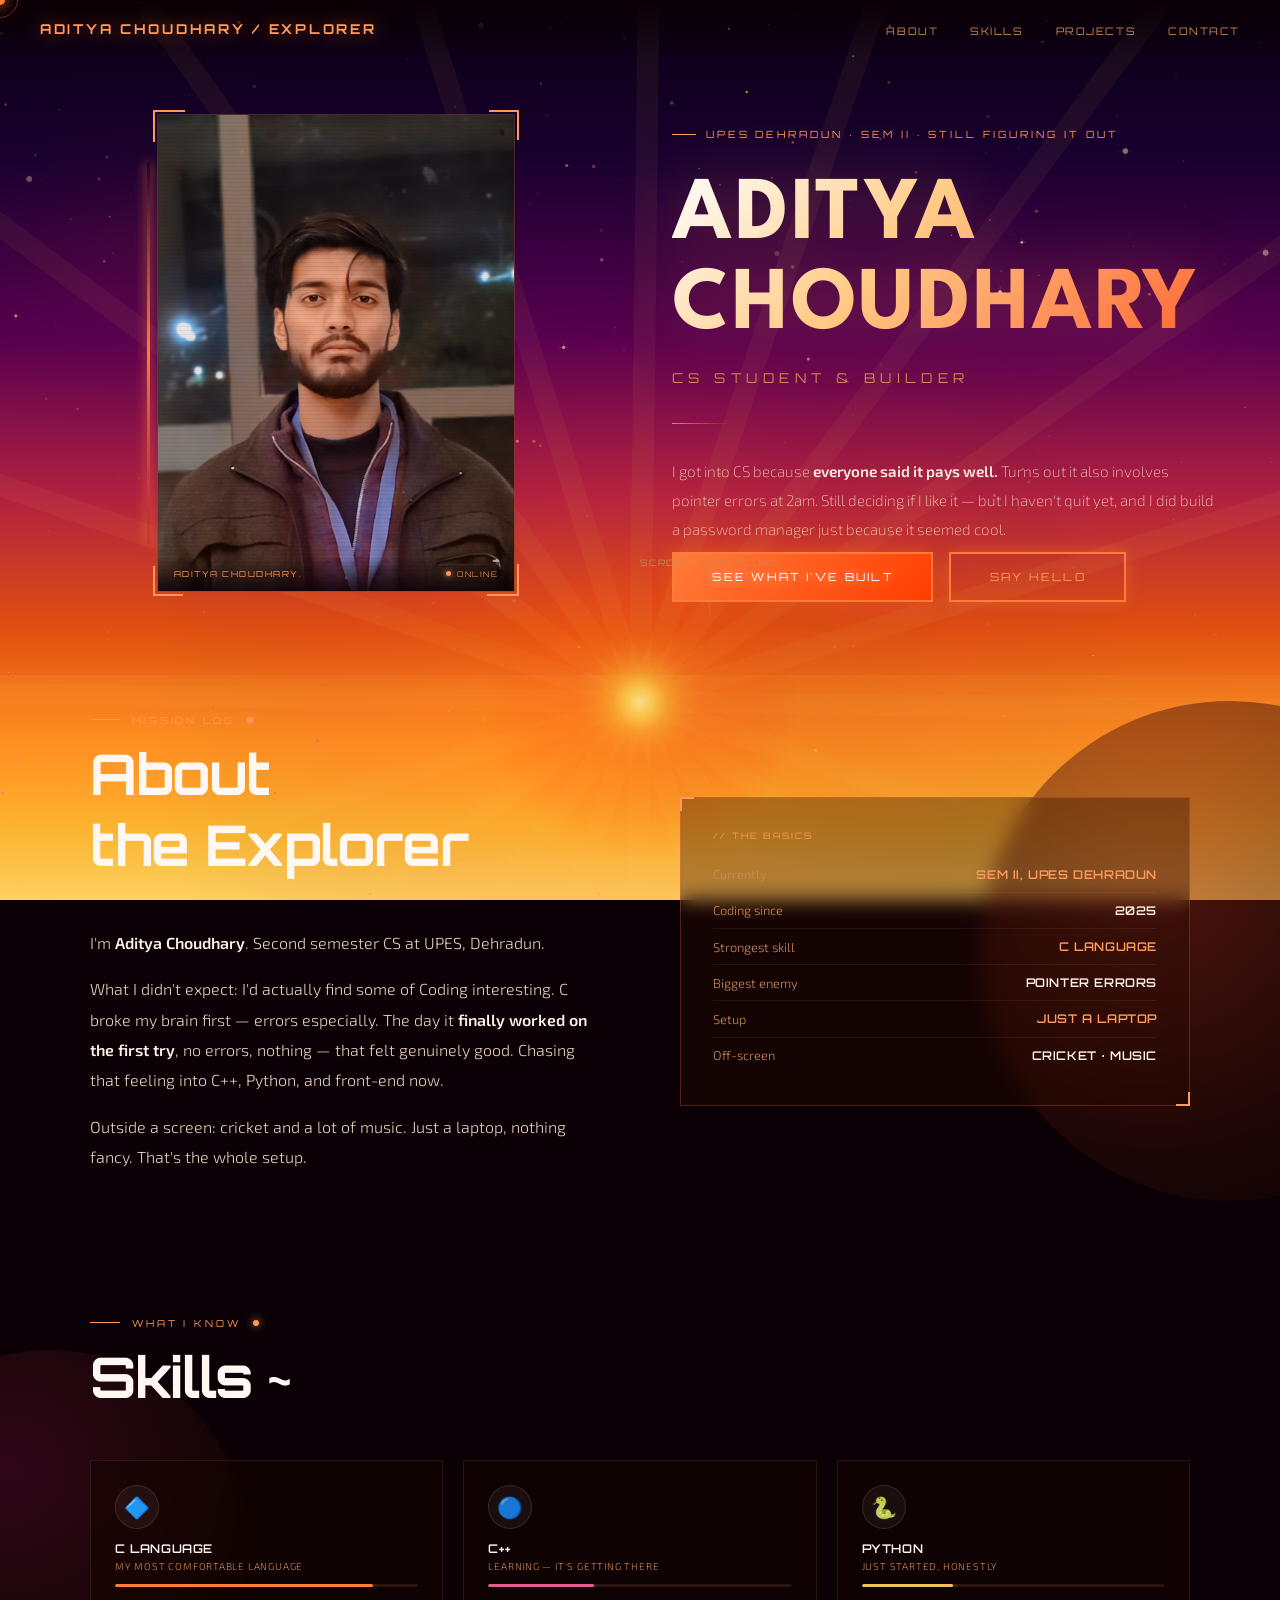
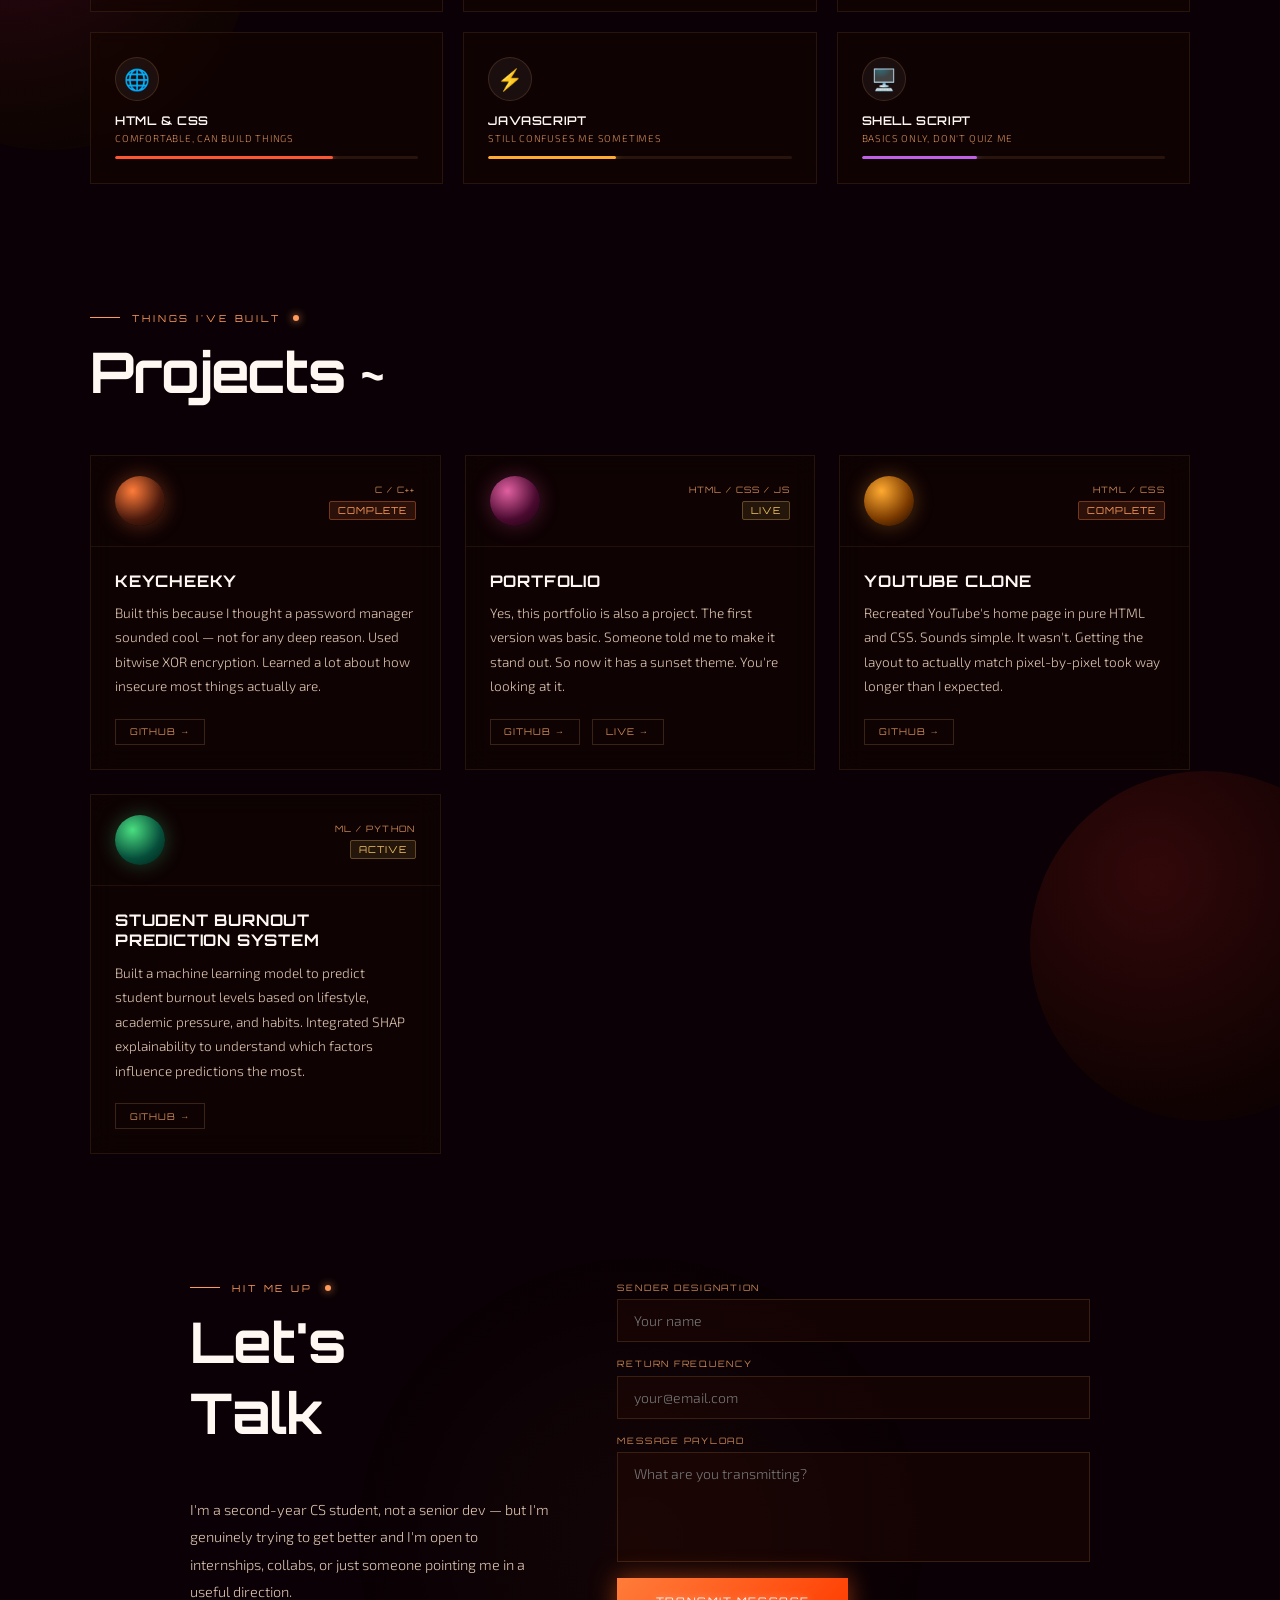
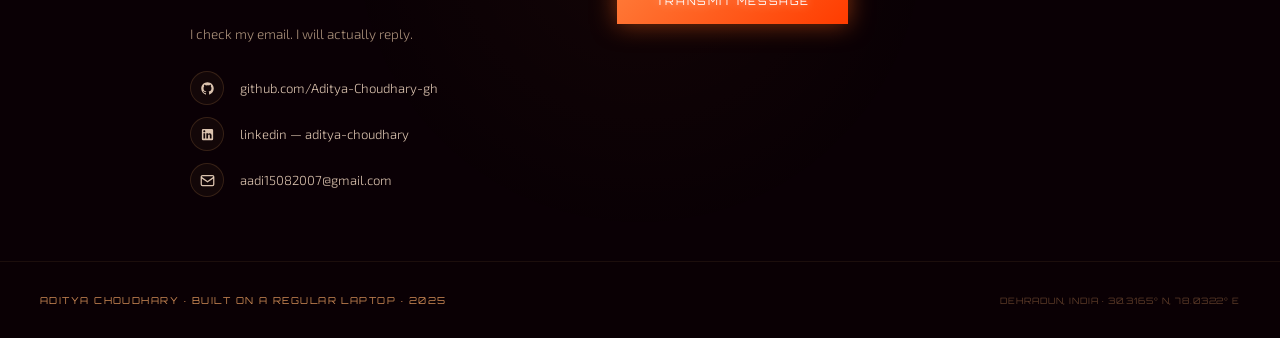
<file: index - Copy.html>
<!DOCTYPE html>
<html lang="en">
<head>
<meta charset="UTF-8"/>
<meta name="viewport" content="width=device-width, initial-scale=1.0"/>
<title>Aditya Choudhary — Explorer</title>
<link rel="preconnect" href="https://fonts.googleapis.com"/>
<link href="https://fonts.googleapis.com/css2?family=Orbitron:wght@400;500;600;700;900&family=Exo+2:ital,wght@0,200;0,300;0,400;0,600;1,200;1,300&family=Pinyon+Script&display=swap" rel="stylesheet"/>
<link href="https://fonts.googleapis.com/css2?family=Space+Grotesk:wght@400;600;700&display=swap" rel="stylesheet">
<link href="https://fonts.googleapis.com/css2?family=League+Spartan:wght@400;600;700;800&display=swap" rel="stylesheet">
<style>
/* ══════════════════════════════════════
   ROOT & RESET
══════════════════════════════════════ */
:root {
  --void: #0a0005;
  --deep: #12000a;
  --cosmos: #1a0010;
  --nebula-blue: #0d1b4b;
  --star-white: #fff8f2;
  --dim-star: #cc9a7a;
  --planet-glow: rgba(171, 73, 3, 0.15);
  --gold: #f0c060;
  --teal-glow: #ff7c3a;
  --red-dwarf: #ff6b4a;
  --purple-nebula: #9b3bff;
  --font-display: 'Orbitron', sans-serif;
  --font-body: 'Exo 2', sans-serif;
}
*{margin:0;padding:0;box-sizing:border-box;}
html{scroll-behavior:smooth;overflow-x:hidden;}
body{
  background:#0a0005;
  color:var(--star-white);
  font-family:var(--font-body);
  cursor:none;
  overflow-x:hidden;
}

/* ══════════════════════════════════════
   CUSTOM CURSOR
══════════════════════════════════════ */
#cursor{
  position:fixed;width:10px;height:10px;
  background:#ff7c3a;border-radius:50%;
  pointer-events:none;z-index:99999;
  transform:translate(-50%,-50%);
  transition:transform 0.1s,width 0.2s,height 0.2s,background 0.2s;
  box-shadow:0 0 12px #ff7c3a,0 0 24px rgba(255,124,58,0.4);
}
#cursor-ring{
  position:fixed;width:36px;height:36px;
  border:1px solid rgba(255,124,58,0.4);
  border-radius:50%;pointer-events:none;z-index:99998;
  transform:translate(-50%,-50%);
  transition:transform 0.12s ease-out,width 0.2s,height 0.2s;
}
body:has(a:hover) #cursor,
body:has(button:hover) #cursor{
  width:18px;height:18px;background:var(--gold);
  box-shadow:0 0 16px var(--gold);
}

/* ══════════════════════════════════════
   SPACE CANVAS (fixed background)
══════════════════════════════════════ */
#space-canvas{
  position:fixed;inset:0;z-index:0;
}

/* ══════════════════════════════════════
   NAV — HUD style
══════════════════════════════════════ */
nav{
  padding:1.5rem 2.5rem; /* slightly more breathing room */
  position:fixed;top:0;left:0;right:0;z-index:1000;
  padding:1.2rem 2.5rem;
  display:flex;align-items:center;justify-content:space-between;
  background:linear-gradient(180deg,rgba(10,0,5,0.92) 0%,transparent 100%);
}
.nav-logo{
  font-family:var(--font-display);
  font-size:0.85rem;font-weight:700;
  letter-spacing:0.2em;color:#ff9a5a;
  text-decoration:none;
  text-shadow:0 0 20px rgba(255,120,60,0.7);
}
.nav-links{display:flex;gap:2rem;list-style:none;}
.nav-links a{
  font-family:var(--font-display);font-size:0.65rem;
  letter-spacing:0.15em;color:#cc8855;
  text-decoration:none;
  transition:color 0.2s,text-shadow 0.2s;
  position:relative;
}
.nav-links a::after{
  content:'';position:absolute;bottom:-4px;left:0;right:0;
  height:1px;background:#ff9a5a;
  transform:scaleX(0);transform-origin:left;
  transition:transform 0.25s;
}
.nav-links a:hover{color:#fff0e8;text-shadow:0 0 12px rgba(255,220,185,0.65);}
.nav-links a:hover::after{transform:scaleX(1);}

/* ══════════════════════════════════════
   SECTIONS — full-screen panels
══════════════════════════════════════ */
section{
  position:relative;z-index:10;
  min-height:auto;
  display:flex;align-items:center;justify-content:center;
  padding:4rem 2rem;
}

/* ══════════════════════════════════════
   HERO — SPLIT LAYOUT
══════════════════════════════════════ */
#hero{
  flex-direction:row;
  text-align:left;
  padding-top:6.5rem;
  padding-bottom:3rem;
  padding-left:5vw;
  padding-right:5vw;
  gap:0;
  align-items:center;
  justify-content:center;
}

.hero-split{
  display:grid;
  grid-template-columns:1fr 1fr;
  gap:4rem;
  align-items:center;
  max-width:1200px;
  width:100%;
}

/* ── LEFT: Photo side ── */
.hero-photo-side{
  display:flex;
  justify-content:center;
  align-items:center;
  opacity:0;
  animation:fadeUp 1s 0.3s forwards;
}

.hero-photo-frame{
  position:relative;
  width:clamp(260px,28vw,420px);
  aspect-ratio:3/4;
}

/* Decorative corner brackets */
.hero-photo-frame::before,
.hero-photo-frame::after{
  content:'';
  position:absolute;
  width:30px;height:30px;
  border-color:#ff9a5a;border-style:solid;
  z-index:2;
}
.hero-photo-frame::before{top:-4px;left:-4px;border-width:2px 0 0 2px;}
.hero-photo-frame::after{bottom:-4px;right:-4px;border-width:0 2px 2px 0;}

.hero-photo-frame .corner-tr,
.hero-photo-frame .corner-bl{
  position:absolute;
  width:30px;height:30px;
  border-color:#ff9a5a;border-style:solid;
  z-index:2;
}
.hero-photo-frame .corner-tr{top:-4px;right:-4px;border-width:2px 2px 0 0;}
.hero-photo-frame .corner-bl{bottom:-4px;left:-4px;border-width:0 0 2px 2px;}

/* Glowing side accent */
.hero-photo-frame .side-glow{
  position:absolute;
  left:-10px;top:10%;bottom:10%;
  width:3px;
  background:linear-gradient(to bottom,transparent,#ff7c3a,transparent);
  box-shadow:0 0 12px #ff7c3a;
}

.hero-photo-inner{
  width:100%;
  height:100%;
  border:1px solid rgba(255,180,100,0.2);
  background:rgba(40,10,0,0.4);
  backdrop-filter:blur(4px);
  overflow:hidden;
  position:relative;
}

/* Photo placeholder — replace src with your actual photo */
.hero-photo-inner img{
  width:100%;
  height:100%;
  object-fit:cover;
  object-position:top center;
  display:block;
  opacity:0.9;
}

/* Placeholder when no photo */
.hero-photo-placeholder{
  width:100%;height:100%;
  display:flex;flex-direction:column;
  align-items:center;justify-content:center;
  gap:1rem;
  color:rgba(255,180,100,0.3);
}
.hero-photo-placeholder svg{ opacity:0.25; }
.hero-photo-placeholder span{
  font-family:var(--font-display);
  font-size:0.55rem;letter-spacing:0.2em;
  color:rgba(255,180,100,0.25);
}

/* Scanline overlay */
.hero-photo-inner::after{
  content:'';
  position:absolute;inset:0;
  background:repeating-linear-gradient(
    to bottom,
    transparent,
    transparent 3px,
    rgba(0,0,0,0.06) 3px,
    rgba(0,0,0,0.06) 4px
  );
  pointer-events:none;
}

/* HUD tag on photo */
.photo-tag{
  position:absolute;
  bottom:0;left:0;right:0;
  padding:0.75rem 1rem;
  background:linear-gradient(to top,rgba(10,0,5,0.85),transparent);
  font-family:var(--font-display);font-size:0.52rem;
  letter-spacing:0.18em;color:#ff9a5a;
  display:flex;justify-content:space-between;align-items:flex-end;
}
.photo-tag-status{
  display:flex;align-items:center;gap:0.4rem;
  font-size:0.48rem;color:#cc8855;
}
.photo-tag-dot{
  width:5px;height:5px;border-radius:50%;
  background:#ff9a5a;
  box-shadow:0 0 6px #ff9a5a;
  animation:pulse 2s infinite;
}

/* ── RIGHT: Text side ── */
.hero-text-side{
  display:flex;
  flex-direction:column;
  justify-content:center;
  gap: 0.5rem;
}

.hero-eyebrow{
  margin-top:1.5rem;
  font-family:var(--font-display);font-size:0.62rem;
  letter-spacing:0.3em;color:#ff9a5a;
  margin-bottom:1.5rem;
  opacity:0;animation:fadeUp 1s 0.4s forwards;
  display:flex;align-items:center;gap:0.6rem;
}
.hero-eyebrow::before{
  content:'';display:inline-block;
  width:24px;height:1px;background:#ff9a5a;
}

.hero-name{
  font-family: 'League Spartan', sans-serif;
  font-size:clamp(3.5rem,7vw,6.5rem);
  font-weight:700;
  line-height:1.0;
  letter-spacing:0.02em;
  text-transform:uppercase;
  background:linear-gradient(135deg,#ffffff 0%,#ffcc88 40%,#ff6030 100%);
  -webkit-background-clip:text;-webkit-text-fill-color:transparent;background-clip:text;
  margin-bottom:0.6rem;
  opacity:0;animation:fadeUp 1s 0.55s forwards;
  text-shadow:none;
  filter:drop-shadow(0 0 30px rgba(255,150,60,0.25));
}



.hero-title{
  font-family:var(--font-display);font-size:clamp(0.6rem,1.5vw,0.85rem);
  font-weight:400;letter-spacing:0.4em;
  color:#cc8855;margin-bottom:1.8rem;
  opacity:0;animation:fadeUp 1s 0.7s forwards;
}

.hero-divider{
  width:60px;height:1px;
  background:linear-gradient(to right,#ff7c3a,transparent);
  margin-bottom:1.6rem;
  opacity:0;animation:fadeUp 1s 0.8s forwards;
}

.hero-bio{
  font-size:0.95rem;font-weight:200;line-height:1.9;
  color:rgba(255,232,210,0.88);
  opacity:0;animation:fadeUp 1s 0.9s forwards;
}
.hero-bio strong{color:#fff0e8;font-weight:600;}

.hero-ctas{
  display:flex;gap:1rem;justify-content:flex-start;flex-wrap:wrap;
  opacity:0;animation:fadeUp 1s 1.1s forwards;
}

/* Responsive hero split */
@media(max-width:900px){
  #hero{
    padding-top:6rem;
    padding-bottom:4rem;
    padding-left:1.5rem;
    padding-right:1.5rem;
  }
  .hero-split{
    grid-template-columns:1fr;
    text-align:center;
    gap:2rem;
  }
  .hero-photo-side{ order:-1; }
  .hero-photo-frame{
    width:clamp(160px,45vw,220px);
    aspect-ratio:3/4;
  }
  .hero-text-side{ align-items:center; }
  .hero-eyebrow{ justify-content:center; }
  .hero-divider{ margin-left:auto;margin-right:auto; }
  .hero-ctas{
    justify-content:center;
    flex-direction:column;
    align-items:center;
    gap:0.75rem;
    width:100%;
  }
  .btn-launch,
  .btn-signal{
    width:100%;
    max-width:280px;
    text-align:center;
    clip-path:none !important;
    border-radius:2px;
  }
  .hero-name{
    font-size:clamp(2.8rem,13vw,4.5rem);
  }
  .hero-bio{
    font-size:0.9rem;
  }
}

.btn-launch{
  font-family:var(--font-display);
  font-size:0.7rem;
  letter-spacing:0.2em;
  padding:1rem 2.4rem;

  background:linear-gradient(135deg,#ff7c3a,#ff3c00);
  border:2px solid #ff7c3a;
  color:#fff;

  text-shadow:0 0 10px rgba(255,255,255,0.5);
  box-shadow:0 0 25px rgba(255,100,20,0.5);

  text-decoration:none;
  transition:all 0.3s ease;
}
.btn-launch:hover{
  transform:translateY(-2px) scale(1.03);
  box-shadow:0 0 40px rgba(255,100,20,0.8);
}

.btn-signal{
  font-family:var(--font-display);
  font-size:0.7rem;
  letter-spacing:0.2em;
  padding:1rem 2.4rem;

  background:transparent;
  border:2px solid #ff7c3a;
  color:#ff9a5a;

  box-shadow:0 0 15px rgba(255,124,58,0.4);
  text-decoration:none;
  transition:all 0.3s ease;
}
.btn-signal:hover{
  background:#ff7c3a;
  color:#000;
  box-shadow:0 0 30px rgba(255,124,58,0.8);
}

.scroll-hint{
  position:absolute;bottom:1.5rem;left:50%;transform:translateX(-50%);
  display:flex;flex-direction:column;align-items:center;gap:0.5rem;
  font-family:var(--font-display);font-size:0.55rem;letter-spacing:0.2em;
  color:#cc8855;opacity:0;animation:fadeUp 1s 1.5s forwards;
  pointer-events:none;
  white-space:nowrap;
}
@media(max-width:900px){
  .scroll-hint{ display:none; }
}
.scroll-line{
  width:1px;height:50px;
  background:linear-gradient(to bottom,#cc8855,transparent);
  animation:scrollPulse 2s ease-in-out infinite;
}

/* ══════════════════════════════════════
   PLANET SECTIONS
══════════════════════════════════════ */
.planet-section{
  flex-direction:column;
  position:relative;
}

.planet-orb{
  position:absolute;
  border-radius:50%;
  pointer-events:none;
  z-index:-1;
}

/* ══════════════════════════════════════
   SECTION LABEL (HUD frame)
══════════════════════════════════════ */
.hud-label{
  font-family:var(--font-display);font-size:0.6rem;
  letter-spacing:0.3em;color:#ff9a5a;
  margin-bottom:0.75rem;
  display:flex;align-items:center;gap:0.75rem;
}
.hud-label::before{
  content:'';display:inline-block;
  width:30px;height:1px;background:#ff9a5a;
}
.hud-label::after{
  content:'';display:inline-block;
  width:6px;height:6px;border-radius:50%;background:#ff9a5a;
  box-shadow:0 0 8px #ff9a5a;
  animation:pulse 2s infinite;
}

.section-heading{
  font-family:var(--font-display);
  font-size:clamp(2rem,5vw,3.5rem);
  font-weight:700;letter-spacing:-0.02em;
  margin-bottom:3rem;
}

/* ══════════════════════════════════════
   ABOUT — split layout
══════════════════════════════════════ */
#about .inner{
  display:grid;
  grid-template-columns:1fr 1fr;
  gap:5rem;align-items:center;
  max-width:1100px;width:100%;
}
.about-text p{
  font-size:1rem;font-weight:300;line-height:1.9;
  color:rgba(255,232,210,0.90);margin-bottom:1rem;
}
.about-text p strong{color:#fff0e8;font-weight:600;}

.mission-card{
  border:1px solid rgba(255,124,58,0.25);
  padding:2rem;
  position:relative;
  background:rgba(40,10,0,0.35);
  backdrop-filter:blur(10px);
}
.mission-card::before,
.mission-card::after{
  content:'';position:absolute;
  width:12px;height:12px;
  border-color:#ff9a5a;border-style:solid;
}
.mission-card::before{top:-1px;left:-1px;border-width:2px 0 0 2px;}
.mission-card::after{bottom:-1px;right:-1px;border-width:0 2px 2px 0;}

.mission-label{
  font-family:var(--font-display);font-size:0.55rem;
  letter-spacing:0.25em;color:#ff9a5a;margin-bottom:1rem;
}
.mission-stat{
  display:flex;justify-content:space-between;align-items:center;
  padding:0.6rem 0;
  border-bottom:1px solid rgba(255,180,100,0.08);
  font-size:0.85rem;
}
.mission-stat:last-child{border:none;}
.mission-stat-key{color:#cc8855;font-weight:300;font-size:0.8rem;}
.mission-stat-val{color:#fff0e8;font-weight:600;font-family:var(--font-display);font-size:0.75rem;letter-spacing:0.05em;}
.mission-stat-val.highlight{color:#ff9a5a;}

/* ══════════════════════════════════════
   SKILLS
══════════════════════════════════════ */
#skills .inner{max-width:1100px;width:100%;}

.skills-grid{
  display:grid;
  grid-template-columns:repeat(3,1fr);
  gap:1.25rem;
}

.skill-orb{
  border:1px solid rgba(255,180,100,0.1);
  padding:1.5rem;
  background:rgba(20,5,0,0.55);
  backdrop-filter:blur(8px);
  position:relative;overflow:hidden;
  transition:border-color 0.3s,transform 0.3s;
}
.skill-orb::before{
  content:'';
  position:absolute;top:0;left:0;right:0;height:2px;
  background:linear-gradient(90deg,transparent,var(--skill-color,#ff7c3a),transparent);
  opacity:0;transition:opacity 0.3s;
}
.skill-orb:hover{border-color:rgba(255,180,100,0.3);transform:translateY(-4px);}
.skill-orb:hover::before{opacity:1;}

.skill-icon-wrap{
  width:44px;height:44px;border-radius:50%;
  background:rgba(255,255,255,0.05);
  border:1px solid rgba(255,180,100,0.15);
  display:flex;align-items:center;justify-content:center;
  margin-bottom:0.75rem;font-size:1.3rem;
}
.skill-name{
  font-family:var(--font-display);font-size:0.75rem;
  font-weight:600;letter-spacing:0.05em;
  margin-bottom:0.25rem;
}
.skill-label{
  font-size:0.62rem;font-weight:300;
  color:#cc8855;letter-spacing:0.08em;
  margin-bottom:0.75rem;
}
.skill-bar-wrap{
  height:3px;background:rgba(255,180,100,0.1);
  border-radius:2px;overflow:hidden;
}
.skill-bar-fill{
  height:100%;border-radius:2px;
  background:var(--skill-color,#ff7c3a);
  box-shadow:0 0 8px var(--skill-color,#ff7c3a);
  width:0;transition:width 1.4s cubic-bezier(0.16,1,0.3,1);
}

/* ══════════════════════════════════════
   PROJECTS
══════════════════════════════════════ */
#projects .inner{max-width:1100px;width:100%;}

.projects-grid{
  display:grid;
  grid-template-columns:repeat(auto-fit,minmax(310px,1fr));
  gap:1.5rem;
}

.mission-dossier{
  border:1px solid rgba(255,180,100,0.1);
  background:rgba(20,5,0,0.45);
  backdrop-filter:blur(12px);
  overflow:hidden;
  position:relative;
  transition:border-color 0.3s,transform 0.3s;
}
.mission-dossier:hover{
  border-color:rgba(255,124,58,0.4);
  transform:translateY(-6px);
}

.dossier-header{
  padding:1.25rem 1.5rem;
  border-bottom:1px solid rgba(255,180,100,0.08);
  display:flex;align-items:center;justify-content:space-between;
}
.dossier-planet{
  width:50px;height:50px;border-radius:50%;
  position:relative;overflow:hidden;flex-shrink:0;
}
.dossier-meta{text-align:right;}
.dossier-tag{
  font-family:var(--font-display);font-size:0.55rem;
  letter-spacing:0.15em;color:#cc8855;
  margin-bottom:0.2rem;
}
.dossier-status{
  font-size:0.6rem;letter-spacing:0.1em;
  padding:0.15rem 0.5rem;border-radius:2px;
  font-family:var(--font-display);
}
.status-complete{background:rgba(255,124,58,0.12);color:#ff9a5a;border:1px solid rgba(255,124,58,0.35);}
.status-active{background:rgba(240,192,96,0.1);color:var(--gold);border:1px solid rgba(240,192,96,0.3);}

.dossier-body{padding:1.5rem;}
.dossier-title{
  font-family:var(--font-display);font-size:1rem;
  font-weight:700;letter-spacing:0.05em;
  margin-bottom:0.6rem;line-height:1.3;
}
.dossier-desc{
  font-size:0.85rem;font-weight:300;line-height:1.8;
  color:rgba(255,228,205,0.85);margin-bottom:1.25rem;
}
.dossier-links{display:flex;gap:0.75rem;}
.dossier-link{
  font-family:var(--font-display);font-size:0.58rem;
  letter-spacing:0.1em;color:#cc8855;
  text-decoration:none;
  border:1px solid rgba(255,180,100,0.18);
  padding:0.4rem 0.85rem;
  transition:color 0.2s,border-color 0.2s;
}
.dossier-link:hover{color:#ff9a5a;border-color:#ff9a5a;}

/* ══════════════════════════════════════
   CONTACT
══════════════════════════════════════ */
#contact .inner{
  max-width:900px;width:100%;
  display:grid;grid-template-columns:1fr 1.3fr;gap:4rem;
  align-items:start;
}

.contact-lore p{
  font-size:0.9rem;font-weight:300;line-height:1.9;
  color:rgba(255,228,205,0.85);margin-bottom:1rem;
}
.contact-coords{margin-top:1.5rem;display:flex;flex-direction:column;gap:0.75rem;}
.coord-item{
  display:flex;align-items:center;gap:1rem;
  font-size:0.82rem;font-weight:300;
  color:rgba(255,228,205,0.85);
  text-decoration:none;transition:color 0.2s;
}
.coord-item:hover{color:#fff0e8;}
.coord-icon{
  width:34px;height:34px;border-radius:50%;
  border:1px solid rgba(255,180,100,0.15);
  display:flex;align-items:center;justify-content:center;
  flex-shrink:0;
  background:rgba(255,180,100,0.04);
  transition:border-color 0.2s,background 0.2s;
}
.coord-item:hover .coord-icon{border-color:#ff9a5a;background:rgba(255,124,58,0.1);}

.transmission-form{display:flex;flex-direction:column;gap:1rem;}
.form-field{display:flex;flex-direction:column;gap:0.4rem;}
.form-field label{
  font-family:var(--font-display);font-size:0.55rem;
  letter-spacing:0.2em;color:#cc8855;
}
.form-field input,
.form-field textarea{
  background:rgba(40,10,0,0.35);
  border:1px solid rgba(255,180,100,0.15);
  color:#fff0e8;
  font-family:var(--font-body);font-size:0.88rem;font-weight:300;
  padding:0.75rem 1rem;
  outline:none;resize:none;
  transition:border-color 0.2s,background 0.2s;
}
.form-field input:focus,
.form-field textarea:focus{
  border-color:#ff9a5a;
  background:rgba(50,15,0,0.5);
}
.form-field textarea{height:110px;}

/* ══════════════════════════════════════
   FOOTER
══════════════════════════════════════ */
footer{
  position:relative;z-index:10;
  border-top:1px solid rgba(255,180,100,0.08);
  padding:2rem 2.5rem;
  display:flex;align-items:center;justify-content:space-between;
  background:rgba(10,0,5,0.7);
}
.footer-sig{
  font-family:var(--font-display);font-size:0.6rem;
  letter-spacing:0.15em;color:#cc8855;
}
.footer-coords{
  font-family:var(--font-display);font-size:0.55rem;
  letter-spacing:0.1em;color:rgba(180,120,80,0.5);
}

/* ══════════════════════════════════════
   ANIMATIONS
══════════════════════════════════════ */
@keyframes fadeUp{
  from{opacity:0;transform:translateY(20px)}
  to{opacity:1;transform:translateY(0)}
}
@keyframes pulse{
  0%,100%{opacity:1;box-shadow:0 0 8px #ff9a5a}
  50%{opacity:0.4;box-shadow:0 0 2px #ff9a5a}
}
@keyframes float{
  0%,100%{transform:translateY(0)}
  50%{transform:translateY(-18px)}
}
@keyframes spin-slow{
  from{transform:rotate(0deg)}to{transform:rotate(360deg)}
}
@keyframes scrollPulse{
  0%,100%{opacity:0.4;transform:scaleY(1)}
  50%{opacity:1;transform:scaleY(1.15)}
}
@keyframes twinkle{
  0%,100%{opacity:var(--op,0.8)}
  50%{opacity:0.2}
}
@keyframes orbit{
  from{transform:rotate(0deg) translateX(var(--r,60px)) rotate(0deg)}
  to{transform:rotate(360deg) translateX(var(--r,60px)) rotate(-360deg)}
}

.reveal{
  opacity:0;transform:translateY(30px);
  transition:opacity 0.9s ease,transform 0.9s ease;
}
.reveal.visible{opacity:1;transform:translateY(0);}

/* ══════════════════════════════════════
   RESPONSIVE
══════════════════════════════════════ */
@media(max-width:768px){
  #about .inner,
  #contact .inner{grid-template-columns:1fr;}
  .skills-grid{grid-template-columns:repeat(2,1fr);}
  nav .nav-links{display:none;}
}
</style>
</head>
<body>
<div class="bg-overlay"></div>

<!-- Custom cursor -->
<div id="cursor"></div>
<div id="cursor-ring"></div>

<!-- Space canvas -->
<canvas id="space-canvas"></canvas>

<!-- NAV -->
<nav>
  <a href="#hero" class="nav-logo">ADITYA CHOUDHARY / EXPLORER</a>
  <ul class="nav-links">
    <li><a href="#about">ABOUT</a></li>
    <li><a href="#skills">SKILLS</a></li>
    <li><a href="#projects">PROJECTS</a></li>
    <li><a href="#contact">CONTACT</a></li>
  </ul>
</nav>

<!-- ══ HERO ══ -->
<section id="hero">
  <div class="hero-split">

    <!-- LEFT: Photo -->
    <div class="hero-photo-side">
      <div class="hero-photo-frame">
        <span class="corner-tr"></span>
        <span class="corner-bl"></span>
        <div class="side-glow"></div>
        <div class="hero-photo-inner">
          <!-- Replace the placeholder below with your actual photo:
               <img src="your-photo.jpg" alt="Aditya Choudhary" />
               Remove the .hero-photo-placeholder div when you add the img tag -->
          <img src="IMG_20260428_022705.jpg" alt="Aditya Choudhary">
          <div class="photo-tag">
            <span>ADITYA CHOUDHARY.</span>
            <span class="photo-tag-status">
              <span class="photo-tag-dot"></span>
              ONLINE
            </span>
          </div>
        </div>
      </div>
    </div>

    <!-- RIGHT: Text -->
    <div class="hero-text-side">
      <p class="hero-eyebrow">UPES DEHRADUN · SEM II · STILL FIGURING IT OUT</p>
      <h1 class="hero-name">Aditya Choudhary</h1>
      <p class="hero-title">CS STUDENT &amp; BUILDER</p>
      <div class="hero-divider"></div>
      <p class="hero-bio">
        I got into CS because <strong>everyone said it pays well.</strong> Turns out it also involves
        pointer errors at 2am. Still deciding if I like it — but I haven't quit yet,
        and I did build a password manager just because it seemed cool.
      </p>
      <div class="hero-ctas">
        <a href="#projects" class="btn-launch">SEE WHAT I'VE BUILT</a>
        <a href="#contact" class="btn-signal">SAY HELLO</a>
      </div>
    </div>

  </div>

  <div class="scroll-hint">
    <span>SCROLL TO EXPLORE</span>
    <div class="scroll-line"></div>
  </div>
</section>

<!-- ══ ABOUT ══ -->
<section id="about" class="planet-section">
  <div class="planet-orb" style="width:500px;height:500px;right:-200px;top:50%;transform:translateY(-50%);background:radial-gradient(circle at 35% 35%,#8f2a1a,#2e0c06 60%,transparent 100%);opacity:0.5;animation:float 9s ease-in-out infinite;"></div>

  <div class="inner">
    <div class="about-text reveal">
      <div class="hud-label">MISSION LOG</div>
      <h2 class="section-heading">About<br>the Explorer</h2>
      <p>I'm <strong>Aditya Choudhary</strong>. Second semester CS at UPES, Dehradun. </p>
      <p>What I didn't expect: I'd actually find some of Coding interesting. C broke my brain first — errors especially. The day it <strong>finally worked on the first try</strong>, no errors, nothing — that felt genuinely good. Chasing that feeling into C++, Python, and front-end now.</p>
      <p>Outside a screen: cricket and a lot of music. Just a laptop, nothing fancy. That's the whole setup.</p>
    </div>
    <div class="mission-card reveal" style="transition-delay:0.2s">
      <div class="mission-label">// THE BASICS</div>
      <div class="mission-stat">
        <span class="mission-stat-key">Currently</span>
        <span class="mission-stat-val highlight">SEM II, UPES DEHRADUN</span>
      </div>
      <div class="mission-stat">
        <span class="mission-stat-key">Coding since</span>
        <span class="mission-stat-val">2025</span>
      </div>
      <div class="mission-stat">
        <span class="mission-stat-key">Strongest skill</span>
        <span class="mission-stat-val highlight">C LANGUAGE</span>
      </div>
      <div class="mission-stat">
        <span class="mission-stat-key">Biggest enemy</span>
        <span class="mission-stat-val">POINTER ERRORS</span>
      </div>
      <div class="mission-stat">
        <span class="mission-stat-key">Setup</span>
        <span class="mission-stat-val highlight">JUST A LAPTOP</span>
      </div>
      <div class="mission-stat">
        <span class="mission-stat-key">Off-screen</span>
        <span class="mission-stat-val">CRICKET · MUSIC</span>
      </div>
    </div>
  </div>
</section>

<!-- ══ SKILLS ══ -->
<section id="skills" class="planet-section">
  <div class="planet-orb" style="width:400px;height:400px;left:-150px;top:50%;transform:translateY(-50%);background:radial-gradient(circle at 40% 30%,#601030,#1a0a00 65%,transparent 100%);opacity:0.45;animation:float 12s ease-in-out infinite 2s;"></div>

  <div class="inner reveal">
    <div class="hud-label">WHAT I KNOW </div>
    <h2 class="section-heading">Skills ~<br></h2>
    <div class="skills-grid">

      <div class="skill-orb" style="--skill-color:#ff7c3a">
        <div class="skill-icon-wrap">🔷</div>
        <div class="skill-name">C LANGUAGE</div>
        <div class="skill-label">MY MOST COMFORTABLE LANGUAGE</div>
        <div class="skill-bar-wrap"><div class="skill-bar-fill" data-width="85" style="--skill-color:#ff7c3a"></div></div>
      </div>

      <div class="skill-orb" style="--skill-color:#e0608f">
        <div class="skill-icon-wrap">🔵</div>
        <div class="skill-name">C++</div>
        <div class="skill-label">LEARNING — IT'S GETTING THERE</div>
        <div class="skill-bar-wrap"><div class="skill-bar-fill" data-width="35" style="--skill-color:#e0608f"></div></div>
      </div>

      <div class="skill-orb" style="--skill-color:#f0c060">
        <div class="skill-icon-wrap">🐍</div>
        <div class="skill-name">PYTHON</div>
        <div class="skill-label">JUST STARTED, HONESTLY</div>
        <div class="skill-bar-wrap"><div class="skill-bar-fill" data-width="30" style="--skill-color:#f0c060"></div></div>
      </div>

      <div class="skill-orb" style="--skill-color:#ff5530">
        <div class="skill-icon-wrap">🌐</div>
        <div class="skill-name">HTML &amp; CSS</div>
        <div class="skill-label">COMFORTABLE, CAN BUILD THINGS</div>
        <div class="skill-bar-wrap"><div class="skill-bar-fill" data-width="72" style="--skill-color:#ff5530"></div></div>
      </div>

      <div class="skill-orb" style="--skill-color:#ffaa30">
        <div class="skill-icon-wrap">⚡</div>
        <div class="skill-name">JAVASCRIPT</div>
        <div class="skill-label">STILL CONFUSES ME SOMETIMES</div>
        <div class="skill-bar-wrap"><div class="skill-bar-fill" data-width="42" style="--skill-color:#ffaa30"></div></div>
      </div>

      <div class="skill-orb" style="--skill-color:#c060e8">
        <div class="skill-icon-wrap">🖥️</div>
        <div class="skill-name">SHELL SCRIPT</div>
        <div class="skill-label">BASICS ONLY, DON'T QUIZ ME</div>
        <div class="skill-bar-wrap"><div class="skill-bar-fill" data-width="38" style="--skill-color:#c060e8"></div></div>
      </div>

    </div>
  </div>
</section>

<!-- ══ PROJECTS ══ -->
<section id="projects" class="planet-section">
  <div class="planet-orb" style="width:350px;height:350px;right:-100px;bottom:10%;background:radial-gradient(circle at 35% 30%,#5a1010,#1a0500 65%,transparent 100%);opacity:0.5;animation:float 10s ease-in-out infinite 1s;"></div>

  <div class="inner">
    <div class="hud-label reveal">THINGS I'VE BUILT</div>
    <h2 class="section-heading reveal">Projects ~<br></h2>
    <div class="projects-grid">

      <!-- KEYCHEEKY -->
      <div class="mission-dossier reveal">
        <div class="dossier-header">
          <div class="dossier-planet" style="background:radial-gradient(circle at 35% 30%,#ff7c3a,#4b1a0d 60%,#0f0200);box-shadow:0 0 20px rgba(255,124,58,0.35);"></div>
          <div class="dossier-meta">
            <div class="dossier-tag">C / C++</div>
            <span class="dossier-status status-complete">COMPLETE</span>
          </div>
        </div>
        <div class="dossier-body">
          <h3 class="dossier-title">KEYCHEEKY</h3>
          <p class="dossier-desc">Built this because I thought a password manager sounded cool — not for any deep reason. Used bitwise XOR encryption. Learned a lot about how insecure most things actually are.</p>
          <div class="dossier-links">
            <a href="https://github.com/Aditya-Choudhary-gh" class="dossier-link" target="_blank">GITHUB →</a>
          </div>
        </div>
      </div>

      <!-- PORTFOLIO -->
      <div class="mission-dossier reveal" style="transition-delay:0.15s">
        <div class="dossier-header">
          <div class="dossier-planet" style="background:radial-gradient(circle at 35% 30%,#e060a0,#4a0a30 60%,#150008);box-shadow:0 0 20px rgba(220,80,150,0.3);"></div>
          <div class="dossier-meta">
            <div class="dossier-tag">HTML / CSS / JS</div>
            <span class="dossier-status status-active">LIVE</span>
          </div>
        </div>
        <div class="dossier-body">
          <h3 class="dossier-title">PORTFOLIO</h3>
          <p class="dossier-desc">Yes, this portfolio is also a project. The first version was basic. Someone told me to make it stand out. So now it has a sunset theme. You're looking at it.</p>
          <div class="dossier-links">
            <a href="https://github.com/Aditya-Choudhary-gh" class="dossier-link" target="_blank">GITHUB →</a>
            <a href="#" class="dossier-link">LIVE →</a>
          </div>
        </div>
      </div>

      <!-- YOUTUBE CLONE -->
      <div class="mission-dossier reveal" style="transition-delay:0.3s">
        <div class="dossier-header">
          <div class="dossier-planet" style="background:radial-gradient(circle at 35% 30%,#ffaa30,#7a3a00 60%,#110200);box-shadow:0 0 20px rgba(255,170,48,0.3);"></div>
          <div class="dossier-meta">
            <div class="dossier-tag">HTML / CSS</div>
            <span class="dossier-status status-complete">COMPLETE</span>
          </div>
        </div>
        <div class="dossier-body">
          <h3 class="dossier-title">YOUTUBE CLONE</h3>
          <p class="dossier-desc">Recreated YouTube's home page in pure HTML and CSS. Sounds simple. It wasn't. Getting the layout to actually match pixel-by-pixel took way longer than I expected.</p>
          <div class="dossier-links">
            <a href="https://github.com/Aditya-Choudhary-gh" class="dossier-link" target="_blank">GITHUB →</a>
          </div>
        </div>
      </div>

      <!-- STUDENT BURNOUT PREDICTION SYSTEM -->
<div class="mission-dossier reveal" style="transition-delay:0.45s">
  <div class="dossier-header">
    <div class="dossier-planet" style="background:radial-gradient(circle at 35% 30%,#4ade80,#064e3b 60%,#021a12);box-shadow:0 0 20px rgba(74,222,128,0.3);"></div>
    <div class="dossier-meta">
      <div class="dossier-tag">ML / PYTHON</div>
      <span class="dossier-status status-active">ACTIVE</span>
    </div>
  </div>
  <div class="dossier-body">
    <h3 class="dossier-title">STUDENT BURNOUT PREDICTION SYSTEM</h3>
    <p class="dossier-desc">
      Built a machine learning model to predict student burnout levels based on lifestyle, academic pressure, and habits. Integrated SHAP explainability to understand which factors influence predictions the most.
    </p>
    <div class="dossier-links">
      <a href="https://github.com/Aditya-Choudhary-gh/Burnout-Predictor_app" class="dossier-link" target="_blank">GITHUB →</a>
      
    </div>
  </div>
</div>

    </div>
  </div>
</section>

<!-- ══ CONTACT ══ -->
<section id="contact" class="planet-section">
  <div class="planet-orb" style="width:600px;height:600px;left:50%;top:50%;transform:translate(-50%,-50%);background:radial-gradient(circle at 50% 50%,rgba(255,124,58,0.04),transparent 70%);animation:pulse 6s ease-in-out infinite;"></div>

  <div class="inner">
    <div class="contact-lore reveal">
      <div class="hud-label">HIT ME UP</div>
      <h2 class="section-heading">Let's<br>Talk</h2>
      <p>I'm a second-year CS student, not a senior dev — but I'm genuinely trying to get better and I'm open to internships, collabs, or just someone pointing me in a useful direction.</p>
      <p style="margin-top:0.75rem;font-size:0.85rem;font-weight:300;color:rgba(255,220,185,0.65);">I check my email. I will actually reply.</p>
      <div class="contact-coords">
        <a href="https://github.com/Aditya-Choudhary-gh" class="coord-item" target="_blank">
          <span class="coord-icon">
            <svg width="15" height="15" viewBox="0 0 24 24" fill="currentColor"><path d="M12 2C6.477 2 2 6.477 2 12c0 4.42 2.865 8.17 6.839 9.49.5.092.682-.217.682-.482 0-.237-.008-.866-.013-1.7-2.782.603-3.369-1.34-3.369-1.34-.454-1.156-1.11-1.463-1.11-1.463-.908-.62.069-.608.069-.608 1.003.07 1.531 1.03 1.531 1.03.892 1.529 2.341 1.087 2.91.832.092-.647.35-1.088.636-1.338-2.22-.253-4.555-1.11-4.555-4.943 0-1.091.39-1.984 1.029-2.683-.103-.253-.446-1.27.098-2.647 0 0 .84-.269 2.75 1.025A9.578 9.578 0 0112 6.836c.85.004 1.705.115 2.504.337 1.909-1.294 2.747-1.025 2.747-1.025.546 1.377.202 2.394.1 2.647.64.699 1.028 1.592 1.028 2.683 0 3.842-2.339 4.687-4.566 4.935.359.309.678.919.678 1.852 0 1.336-.012 2.415-.012 2.743 0 .267.18.579.688.481C19.138 20.167 22 16.418 22 12c0-5.523-4.477-10-10-10z"/></svg>
          </span>
          github.com/Aditya-Choudhary-gh
        </a>
        <a href="https://www.linkedin.com/in/aditya-choudhary-737608376/" class="coord-item" target="_blank">
          <span class="coord-icon">
            <svg width="15" height="15" viewBox="0 0 24 24" fill="currentColor"><path d="M19 3a2 2 0 012 2v14a2 2 0 01-2 2H5a2 2 0 01-2-2V5a2 2 0 012-2h14m-.5 15.5v-5.3a3.26 3.26 0 00-3.26-3.26c-.85 0-1.84.52-2.32 1.3v-1.11h-2.79v8.37h2.79v-4.93c0-.77.62-1.4 1.39-1.4a1.4 1.4 0 011.4 1.4v4.93h2.79M6.88 8.56a1.68 1.68 0 001.68-1.68c0-.93-.75-1.69-1.68-1.69a1.69 1.69 0 00-1.69 1.69c0 .93.76 1.68 1.69 1.68m1.39 9.94v-8.37H5.5v8.37h2.77z"/></svg>
          </span>
          linkedin — aditya-choudhary
        </a>
        <a href="mailto:aadi15082007@gmail.com" class="coord-item">
          <span class="coord-icon">
            <svg width="15" height="15" viewBox="0 0 24 24" fill="none" stroke="currentColor" stroke-width="2"><rect x="2" y="4" width="20" height="16" rx="2"/><path d="M2 7l10 7 10-7"/></svg>
          </span>
          aadi15082007@gmail.com
        </a>
      </div>
    </div>

    <div class="reveal" style="transition-delay:0.2s">
      <form class="transmission-form" onsubmit="handleTransmit(event)">
        <div class="form-field">
          <label>SENDER DESIGNATION</label>
          <input type="text" placeholder="Your name" required/>
        </div>
        <div class="form-field">
          <label>RETURN FREQUENCY</label>
          <input type="email" placeholder="your@email.com" required/>
        </div>
        <div class="form-field">
          <label>MESSAGE PAYLOAD</label>
          <textarea placeholder="What are you transmitting?" required></textarea>
        </div>
        <button type="submit" class="btn-launch" id="transmitBtn" style="align-self:flex-start;border:none;font-family:'Orbitron',sans-serif;font-size:0.65rem;letter-spacing:0.15em;cursor:none;">TRANSMIT MESSAGE</button>
      </form>
    </div>
  </div>
</section>

<!-- FOOTER -->
<footer>
  <span class="footer-sig">ADITYA CHOUDHARY · BUILT ON A REGULAR LAPTOP · 2025</span>
  <span class="footer-coords">DEHRADUN, INDIA · 30.3165° N, 78.0322° E</span>
</footer>

<script>
/* ══ CURSOR ══ */
const cursor = document.getElementById('cursor');
const ring = document.getElementById('cursor-ring');
let mx=0,my=0,rx=0,ry=0;
document.addEventListener('mousemove',e=>{
  mx=e.clientX;my=e.clientY;
  cursor.style.left=mx+'px';cursor.style.top=my+'px';
});
function animateRing(){
  rx+=(mx-rx)*0.12;ry+=(my-ry)*0.12;
  ring.style.left=rx+'px';ring.style.top=ry+'px';
  requestAnimationFrame(animateRing);
}
animateRing();

/* ══ SUNSET CANVAS ══ */
(function(){
  const canvas=document.getElementById('space-canvas');
  const ctx=canvas.getContext('2d');
  let W,H,particles=[],shooters=[],clouds=[];

  function resize(){
    W=canvas.width=window.innerWidth;
    H=canvas.height=window.innerHeight;
  }

  /* floating dust/ember particles */
  function initParticles(){
    particles=[];
    for(let i=0;i<280;i++){
      particles.push({
        x:Math.random()*W,
        y:Math.random()*H,
        r:Math.random()*1.6+0.2,
        op:Math.random()*0.6+0.1,
        twinkleSpeed:Math.random()*0.015+0.004,
        twinklePhase:Math.random()*Math.PI*2,
        layer:Math.random()*3+1,
        // warm amber/orange/pink hues
        hue: Math.random()<0.5
          ? `255,${Math.floor(Math.random()*80+140)},${Math.floor(Math.random()*60+40)}`
          : `${Math.floor(Math.random()*40+215)},${Math.floor(Math.random()*60+80)},${Math.floor(Math.random()*60+100)}`
      });
    }
    // brighter sparkle stars
    for(let i=0;i<20;i++){
      particles.push({
        x:Math.random()*W,
        y:Math.random()*H*0.6,
        r:Math.random()*2+1,
        op:Math.random()*0.5+0.5,
        twinkleSpeed:Math.random()*0.018+0.006,
        twinklePhase:Math.random()*Math.PI*2,
        bright:true,layer:1,
        hue:'255,220,180'
      });
    }
  }

  /* glowing cloud wisps */
  function initClouds(){
    clouds=[];
    const cloudColors=[
      [180,40,100,0.055],
      [255,80,20,0.05],
      [120,10,60,0.06],
      [255,140,0,0.04],
      [80,0,40,0.065]
    ];
    for(let i=0;i<6;i++){
      const c=cloudColors[i%cloudColors.length];
      clouds.push({
        x:Math.random()*W,
        y:Math.random()*H,
        rx:Math.random()*280+160,
        ry:Math.random()*180+100,
        color:c
      });
    }
  }

  let scrollY=0;
  window.addEventListener('scroll',()=>{ scrollY=window.scrollY; });

  let t=0;
  function draw(){
    ctx.clearRect(0,0,W,H);

    /* ── SUNSET GRADIENT SKY ── */
    const sky=ctx.createLinearGradient(0,0,0,H);
    sky.addColorStop(0,   '#08000f');   // deep violet-black top
    sky.addColorStop(0.18,'#1a0030');   // dark purple
    sky.addColorStop(0.38,'#5a0050');   // magenta-purple
    sky.addColorStop(0.55,'#b02040');   // crimson
    sky.addColorStop(0.70,'#e05010');   // deep orange
    sky.addColorStop(0.82,'#ff8c20');   // orange
    sky.addColorStop(0.92,'#ffb830');   // amber
    sky.addColorStop(1,   '#ffd060');   // golden horizon
    ctx.fillStyle=sky;
    ctx.fillRect(0,0,W,H);

    /* ── GLOWING SUN ── */
    const sunX=W*0.5;
    const sunY=H*0.78 - scrollY*0.02;
    // wide outer glow
    const sunHalo=ctx.createRadialGradient(sunX,sunY,0,sunX,sunY,H*0.55);
    sunHalo.addColorStop(0,  'rgba(255,200,80,0.18)');
    sunHalo.addColorStop(0.3,'rgba(255,100,20,0.10)');
    sunHalo.addColorStop(0.6,'rgba(200,30,60,0.06)');
    sunHalo.addColorStop(1,  'rgba(0,0,0,0)');
    ctx.fillStyle=sunHalo;
    ctx.fillRect(0,0,W,H);

    // sharp bright core
    const sunCore=ctx.createRadialGradient(sunX,sunY,0,sunX,sunY,160);
    sunCore.addColorStop(0,   'rgba(255,255,220,1)');
    sunCore.addColorStop(0.06,'rgba(255,230,100,0.95)');
    sunCore.addColorStop(0.18,'rgba(255,160,40,0.7)');
    sunCore.addColorStop(0.4, 'rgba(255,80,10,0.3)');
    sunCore.addColorStop(1,   'rgba(255,40,0,0)');
    ctx.fillStyle=sunCore;
    ctx.beginPath();
    ctx.arc(sunX,sunY,160,0,Math.PI*2);
    ctx.fill();

    /* ── SUN RAYS ── */
    ctx.save();
    ctx.globalAlpha=0.055;
    for(let i=0;i<20;i++){
      const angle=(i/20)*Math.PI*2 + t*0.04;
      ctx.beginPath();
      ctx.moveTo(sunX,sunY);
      ctx.lineTo(sunX+Math.cos(angle)*W*1.5,sunY+Math.sin(angle)*W*1.5);
      ctx.strokeStyle='#ffcc60';
      ctx.lineWidth=22;
      ctx.stroke();
    }
    ctx.restore();

    /* ── CLOUD WISPS (nebula) ── */
    clouds.forEach(n=>{
      ctx.save();
      ctx.translate(n.x, n.y - scrollY*0.04);
      ctx.scale(1,n.ry/n.rx);
      const grad=ctx.createRadialGradient(0,0,0,0,0,n.rx);
      const [r,g,b,a]=n.color;
      grad.addColorStop(0,`rgba(${r},${g},${b},${a})`);
      grad.addColorStop(1,'rgba(0,0,0,0)');
      ctx.fillStyle=grad;
      ctx.beginPath();ctx.arc(0,0,n.rx,0,Math.PI*2);ctx.fill();
      ctx.restore();
    });

    /* ── HORIZON GLOW BAND ── */
    const horizon=ctx.createLinearGradient(0,H*0.75,0,H);
    horizon.addColorStop(0,'rgba(255,180,50,0.12)');
    horizon.addColorStop(0.5,'rgba(255,120,20,0.06)');
    horizon.addColorStop(1,'rgba(0,0,0,0)');
    ctx.fillStyle=horizon;
    ctx.fillRect(0,H*0.75,W,H*0.25);

    /* ── PARTICLES (stars/embers) ── */
    t+=0.008;
    particles.forEach(s=>{
      const py=s.y - scrollY*(0.08/s.layer);
      const twinkle=Math.sin(t/s.twinkleSpeed*0.1+s.twinklePhase)*0.35+0.65;
      ctx.save();
      ctx.globalAlpha=s.op*twinkle;
      if(s.bright){
        ctx.strokeStyle=`rgba(${s.hue},${s.op*twinkle*0.5})`;
        ctx.lineWidth=0.5;
        ctx.beginPath();ctx.moveTo(s.x-s.r*3,py);ctx.lineTo(s.x+s.r*3,py);ctx.stroke();
        ctx.beginPath();ctx.moveTo(s.x,py-s.r*3);ctx.lineTo(s.x,py+s.r*3);ctx.stroke();
      }
      ctx.fillStyle=`rgb(${s.hue})`;
      ctx.beginPath();ctx.arc(s.x,py,s.r,0,Math.PI*2);ctx.fill();
      ctx.restore();
    });

    /* ── SHOOTING STARS (warm) ── */
    if(Math.random()<0.003){
      shooters.push({
        x:Math.random()*W,
        y:Math.random()*(H*0.45),
        vx:-(Math.random()*6+4),
        vy:Math.random()*3+1.5,
        life:1
      });
    }
    shooters=shooters.filter(s=>s.life>0);
    shooters.forEach(s=>{
      ctx.save();
      ctx.globalAlpha=s.life*0.85;
      const grad=ctx.createLinearGradient(s.x,s.y,s.x-s.vx*18,s.y-s.vy*18);
      grad.addColorStop(0,'rgba(255,200,120,0.9)');
      grad.addColorStop(1,'rgba(255,100,30,0)');
      ctx.strokeStyle=grad;ctx.lineWidth=1.5;
      ctx.beginPath();ctx.moveTo(s.x,s.y);ctx.lineTo(s.x-s.vx*18,s.y-s.vy*18);ctx.stroke();
      ctx.restore();
      s.x+=s.vx;s.y+=s.vy;s.life-=0.025;
    });

    requestAnimationFrame(draw);
  }

  resize();initParticles();initClouds();draw();
  window.addEventListener('resize',()=>{resize();initParticles();initClouds();});
})();

/* ══ SCROLL REVEAL ══ */
const revealEls=document.querySelectorAll('.reveal');
const revealObs=new IntersectionObserver(entries=>{
  entries.forEach(e=>{
    if(e.isIntersecting){
      e.target.classList.add('visible');
      revealObs.unobserve(e.target);
    }
  });
},{threshold:0.12});
revealEls.forEach(el=>revealObs.observe(el));

/* ══ SKILL BARS ══ */
const bars=document.querySelectorAll('.skill-bar-fill');
const barObs=new IntersectionObserver(entries=>{
  if(entries[0].isIntersecting){
    bars.forEach(b=>{
      setTimeout(()=>{ b.style.width=b.dataset.width+'%'; },100);
    });
    barObs.disconnect();
  }
},{threshold:0.3});
const skillSec=document.getElementById('skills');
if(skillSec) barObs.observe(skillSec);

/* ══ FORM ══ */
function handleTransmit(e){
  e.preventDefault();
  const btn=document.getElementById('transmitBtn');
  btn.textContent='SIGNAL RECEIVED ✓';
  btn.style.background='#ff7c3a';
  btn.style.color='#0a0005';
  btn.style.borderColor='#ff7c3a';
  btn.disabled=true;
  setTimeout(()=>{
    btn.textContent='TRANSMIT MESSAGE';
    btn.style.background='';btn.style.color='';btn.style.borderColor='';
    btn.disabled=false;e.target.reset();
  },3500);
}
</script>
</body>
</html>
</file>
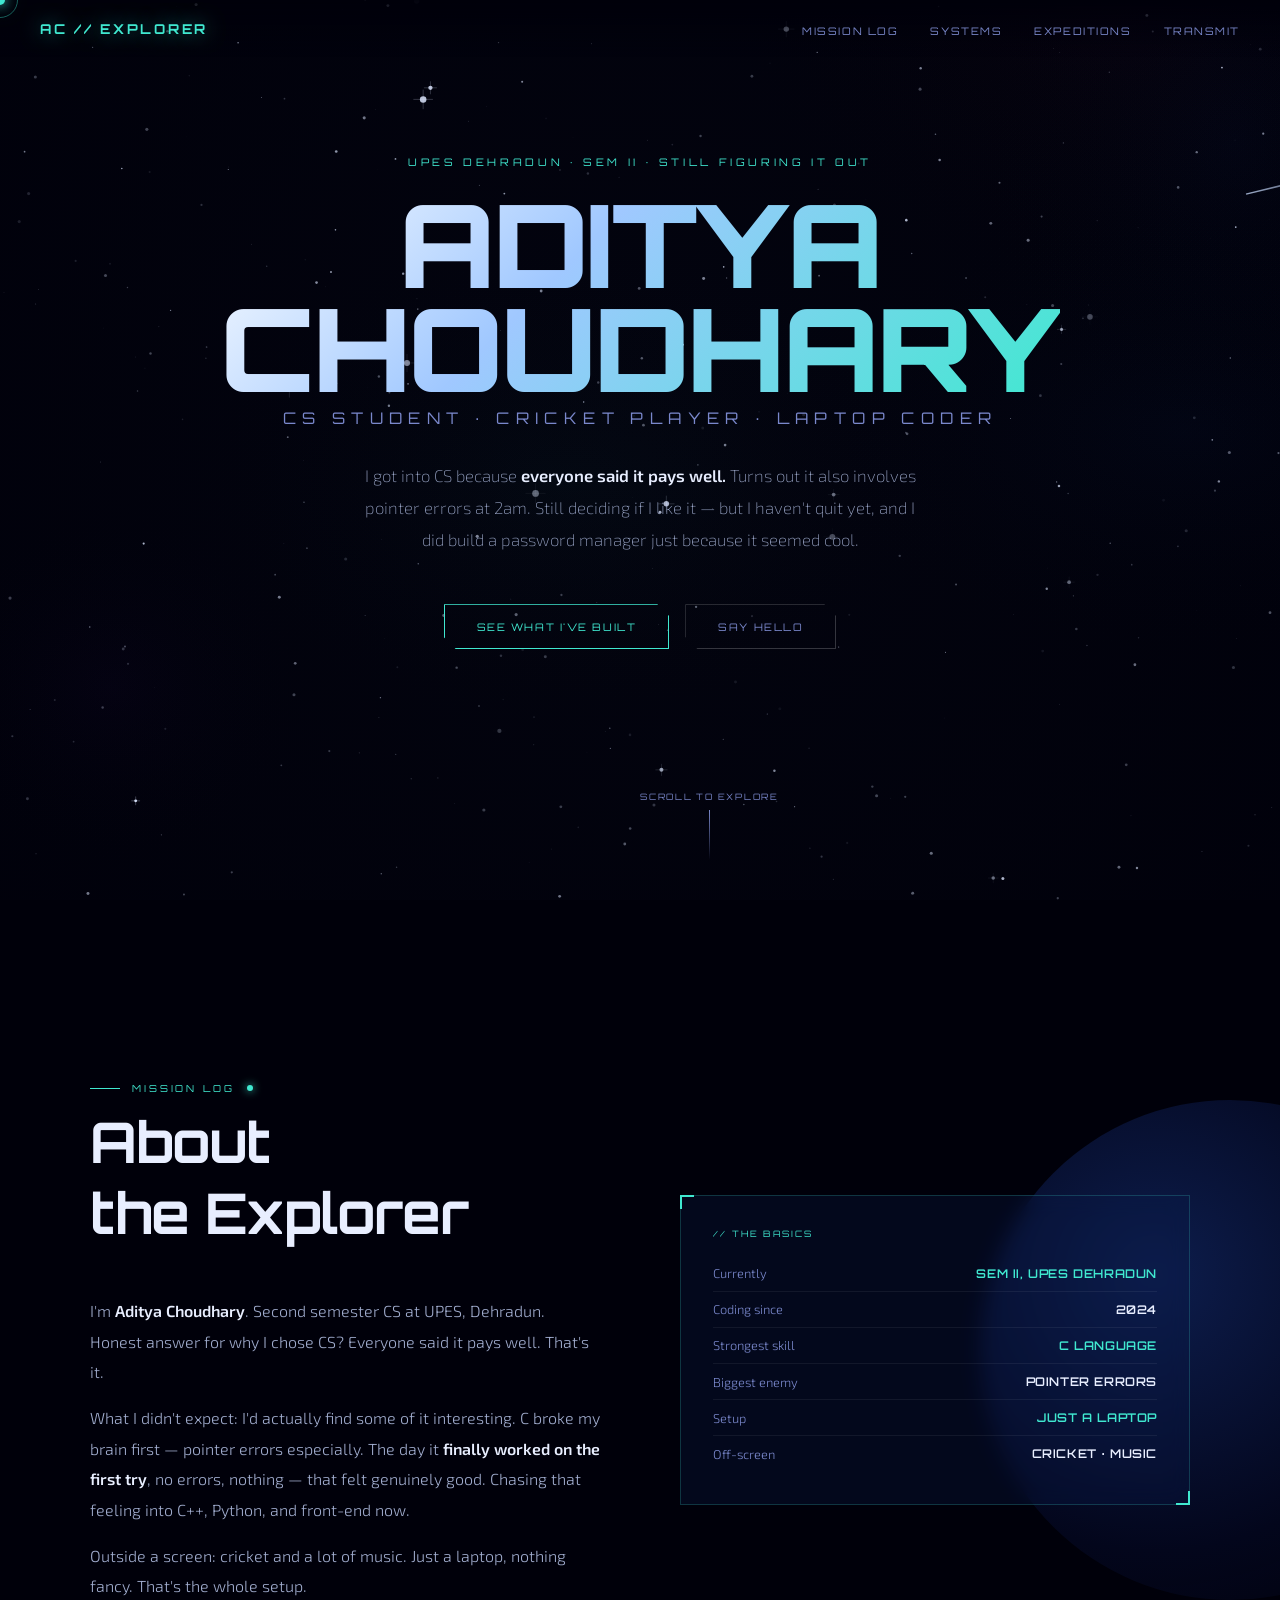
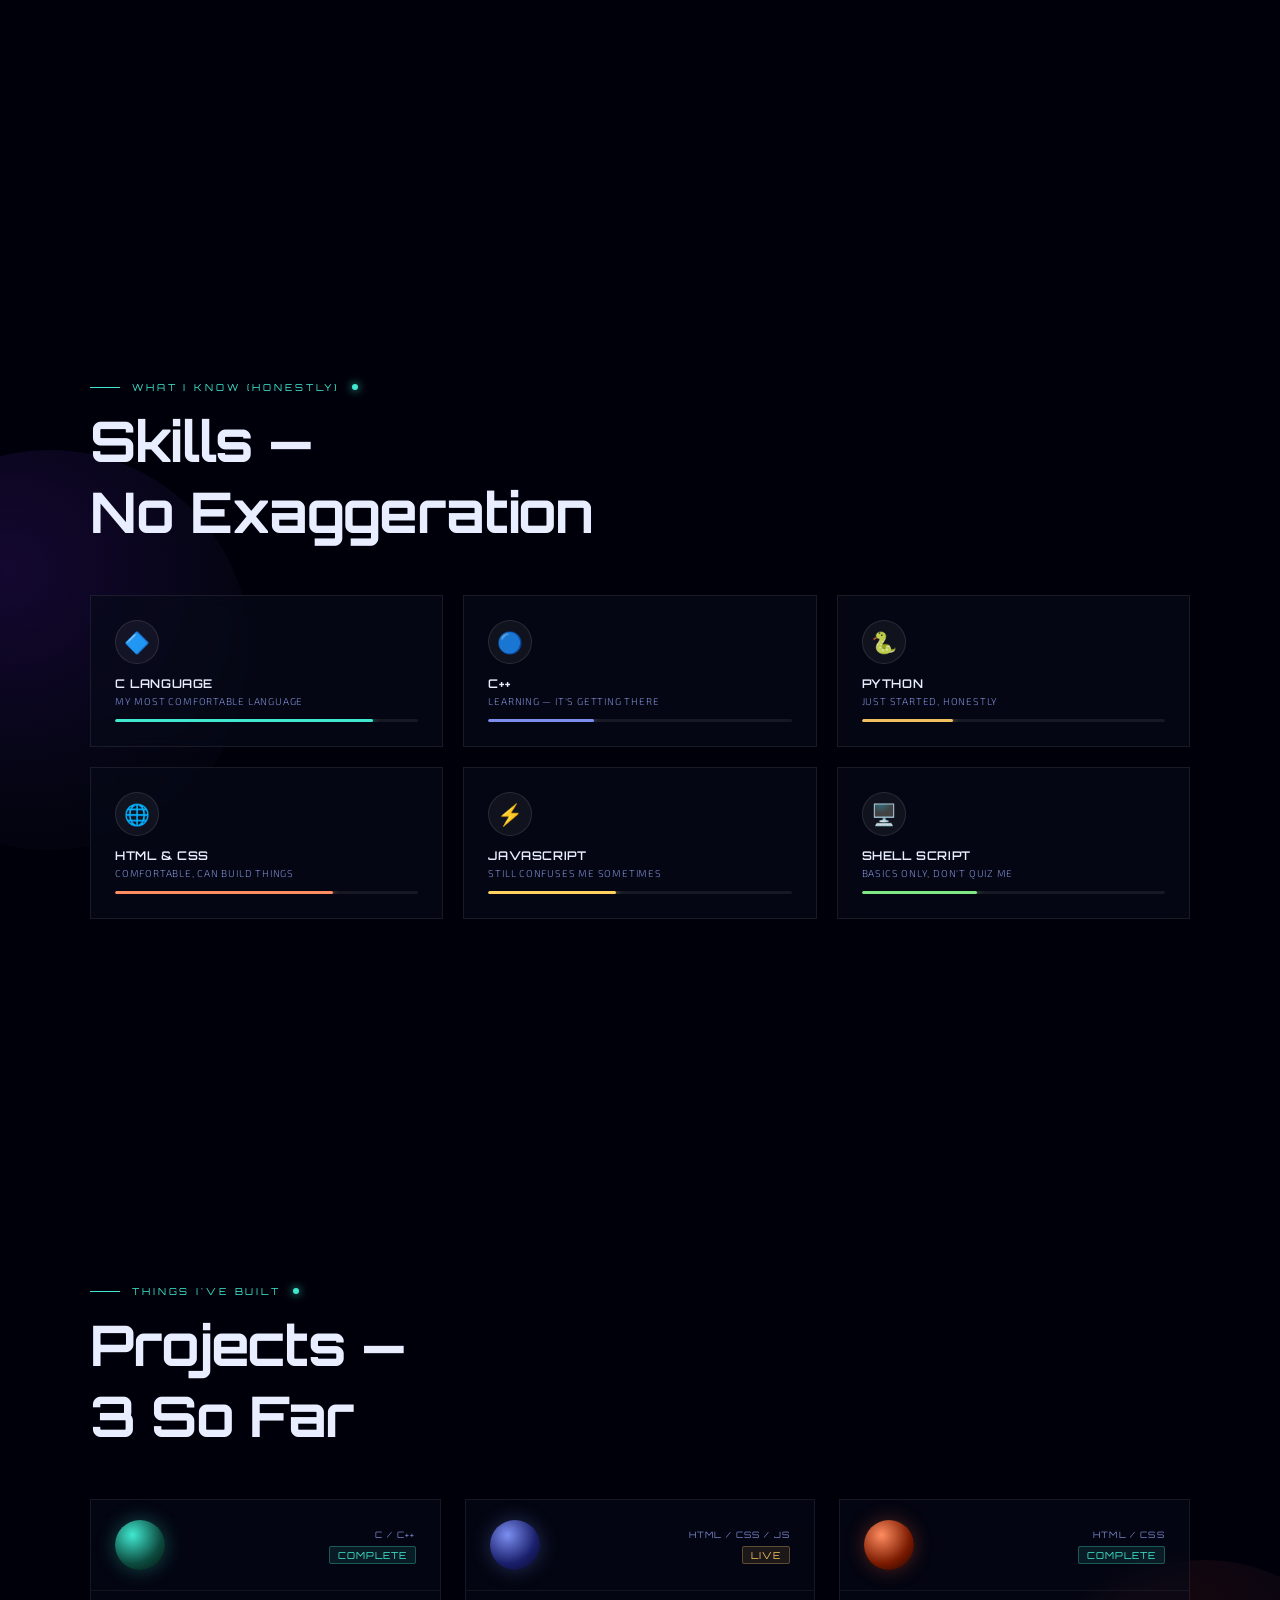
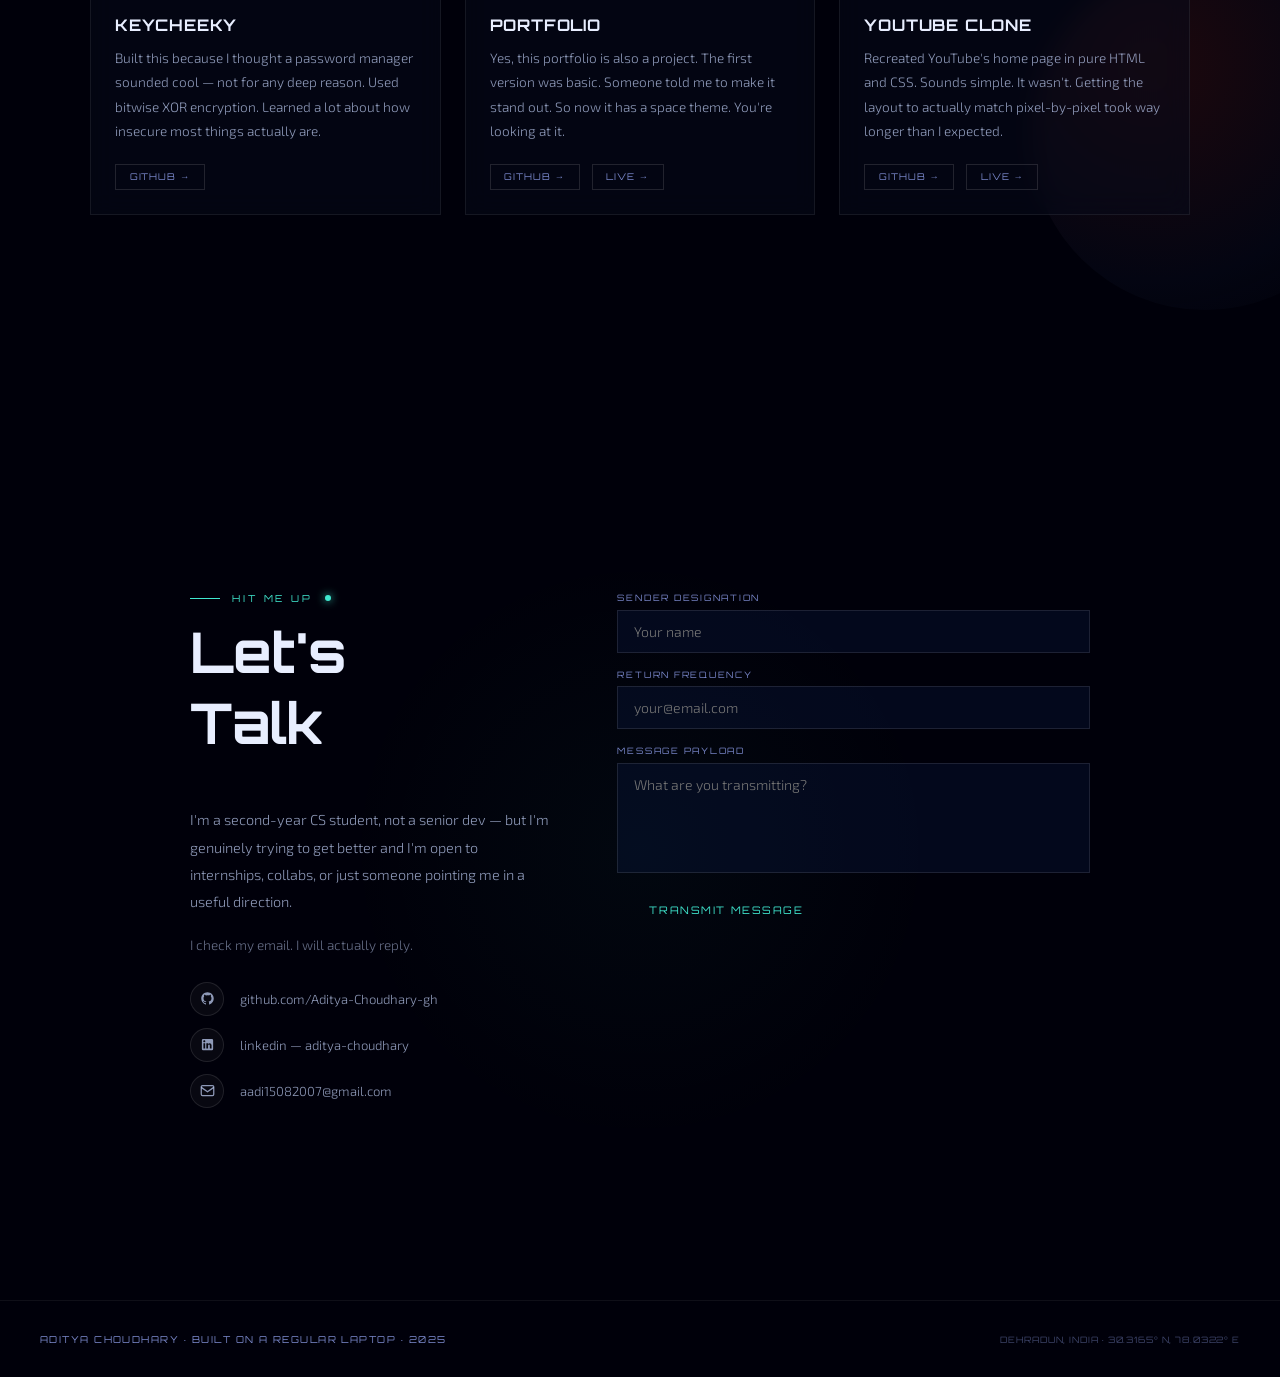
<file: index_new - Copy (2).html>
<!DOCTYPE html>
<html lang="en">
<head>
<meta charset="UTF-8"/>
<meta name="viewport" content="width=device-width, initial-scale=1.0"/>
<title>Aditya Choudhary — Explorer</title>
<link rel="preconnect" href="https://fonts.googleapis.com"/>
<link href="https://fonts.googleapis.com/css2?family=Orbitron:wght@400;500;600;700;900&family=Exo+2:ital,wght@0,200;0,300;0,400;0,600;1,200;1,300&display=swap" rel="stylesheet"/>
<style>
/* ══════════════════════════════════════
   ROOT & RESET
══════════════════════════════════════ */
:root {
  --void: #00000a;
  --deep: #03040f;
  --cosmos: #070a1a;
  --nebula-blue: #0d1b4b;
  --star-white: #e8eeff;
  --dim-star: #7a88cc;
  --planet-glow: rgba(100,160,255,0.15);
  --gold: #f0c060;
  --teal-glow: #40e8d0;
  --red-dwarf: #ff6b4a;
  --purple-nebula: #9b6bff;
  --font-display: 'Orbitron', sans-serif;
  --font-body: 'Exo 2', sans-serif;
}
*{margin:0;padding:0;box-sizing:border-box;}
html{scroll-behavior:smooth;overflow-x:hidden;}
body{
  background:var(--void);
  color:var(--star-white);
  font-family:var(--font-body);
  cursor:none;
  overflow-x:hidden;
}

/* ══════════════════════════════════════
   CUSTOM CURSOR
══════════════════════════════════════ */
#cursor{
  position:fixed;width:10px;height:10px;
  background:var(--teal-glow);border-radius:50%;
  pointer-events:none;z-index:99999;
  transform:translate(-50%,-50%);
  transition:transform 0.1s,width 0.2s,height 0.2s,background 0.2s;
  box-shadow:0 0 12px var(--teal-glow),0 0 24px rgba(64,232,208,0.4);
}
#cursor-ring{
  position:fixed;width:36px;height:36px;
  border:1px solid rgba(64,232,208,0.4);
  border-radius:50%;pointer-events:none;z-index:99998;
  transform:translate(-50%,-50%);
  transition:transform 0.12s ease-out,width 0.2s,height 0.2s;
}
body:has(a:hover) #cursor,
body:has(button:hover) #cursor{
  width:18px;height:18px;background:var(--gold);
  box-shadow:0 0 16px var(--gold);
}

/* ══════════════════════════════════════
   SPACE CANVAS (fixed background)
══════════════════════════════════════ */
#space-canvas{
  position:fixed;inset:0;z-index:0;
}

/* ══════════════════════════════════════
   NAV — HUD style
══════════════════════════════════════ */
nav{
  position:fixed;top:0;left:0;right:0;z-index:1000;
  padding:1.2rem 2.5rem;
  display:flex;align-items:center;justify-content:space-between;
  background:linear-gradient(180deg,rgba(0,0,10,0.9) 0%,transparent 100%);
}
.nav-logo{
  font-family:var(--font-display);
  font-size:0.85rem;font-weight:700;
  letter-spacing:0.2em;color:var(--teal-glow);
  text-decoration:none;
  text-shadow:0 0 20px rgba(64,232,208,0.6);
}
.nav-links{display:flex;gap:2rem;list-style:none;}
.nav-links a{
  font-family:var(--font-display);font-size:0.65rem;
  letter-spacing:0.15em;color:var(--dim-star);
  text-decoration:none;
  transition:color 0.2s,text-shadow 0.2s;
  position:relative;
}
.nav-links a::after{
  content:'';position:absolute;bottom:-4px;left:0;right:0;
  height:1px;background:var(--teal-glow);
  transform:scaleX(0);transform-origin:left;
  transition:transform 0.25s;
}
.nav-links a:hover{color:var(--star-white);text-shadow:0 0 12px rgba(255,255,255,0.4);}
.nav-links a:hover::after{transform:scaleX(1);}

/* ══════════════════════════════════════
   SECTIONS — full-screen panels
══════════════════════════════════════ */
section{
  position:relative;z-index:10;
  min-height:100vh;
  display:flex;align-items:center;justify-content:center;
  padding:6rem 2rem;
}

/* ══════════════════════════════════════
   HERO
══════════════════════════════════════ */
#hero{flex-direction:column;text-align:center;padding-top:0;}

.hero-eyebrow{
  font-family:var(--font-display);font-size:0.65rem;
  letter-spacing:0.35em;color:var(--teal-glow);
  margin-bottom:1.5rem;
  opacity:0;animation:fadeUp 1s 0.3s forwards;
}
.hero-name{
  font-family:var(--font-display);
  font-size:clamp(2.8rem,9vw,8rem);
  font-weight:900;line-height:0.9;
  letter-spacing:-0.02em;
  background:linear-gradient(135deg,#ffffff 0%,#a0c8ff 40%,var(--teal-glow) 100%);
  -webkit-background-clip:text;-webkit-text-fill-color:transparent;background-clip:text;
  margin-bottom:0.5rem;
  opacity:0;animation:fadeUp 1s 0.5s forwards;
}
.hero-title{
  font-family:var(--font-display);font-size:clamp(0.7rem,2vw,1rem);
  font-weight:400;letter-spacing:0.4em;
  color:var(--dim-star);margin-bottom:2rem;
  opacity:0;animation:fadeUp 1s 0.7s forwards;
}
.hero-bio{
  font-size:1.05rem;font-weight:200;line-height:1.9;
  color:rgba(200,215,255,0.75);max-width:560px;
  margin:0 auto 3rem;
  opacity:0;animation:fadeUp 1s 0.9s forwards;
}
.hero-bio strong{color:var(--star-white);font-weight:600;}

.hero-ctas{
  display:flex;gap:1rem;justify-content:center;flex-wrap:wrap;
  opacity:0;animation:fadeUp 1s 1.1s forwards;
}

.btn-launch{
  font-family:var(--font-display);font-size:0.65rem;
  letter-spacing:0.15em;padding:0.9rem 2rem;
  background:transparent;border:1px solid var(--teal-glow);
  color:var(--teal-glow);text-decoration:none;
  position:relative;overflow:hidden;
  transition:color 0.3s;
  clip-path:polygon(0 0,calc(100% - 12px) 0,100% 12px,100% 100%,12px 100%,0 calc(100% - 12px));
}
.btn-launch::before{
  content:'';position:absolute;inset:0;
  background:var(--teal-glow);
  transform:translateX(-100%);transition:transform 0.3s;
  z-index:-1;
}
.btn-launch:hover{color:var(--void);}
.btn-launch:hover::before{transform:translateX(0);}

.btn-signal{
  font-family:var(--font-display);font-size:0.65rem;
  letter-spacing:0.15em;padding:0.9rem 2rem;
  background:transparent;border:1px solid rgba(255,255,255,0.2);
  color:var(--dim-star);text-decoration:none;
  transition:border-color 0.3s,color 0.3s;
  clip-path:polygon(0 0,calc(100% - 12px) 0,100% 12px,100% 100%,12px 100%,0 calc(100% - 12px));
}
.btn-signal:hover{border-color:var(--gold);color:var(--gold);}

.scroll-hint{
  position:absolute;bottom:2.5rem;left:50%;transform:translateX(-50%);
  display:flex;flex-direction:column;align-items:center;gap:0.5rem;
  font-family:var(--font-display);font-size:0.55rem;letter-spacing:0.2em;
  color:var(--dim-star);opacity:0;animation:fadeUp 1s 1.5s forwards;
}
.scroll-line{
  width:1px;height:50px;
  background:linear-gradient(to bottom,var(--dim-star),transparent);
  animation:scrollPulse 2s ease-in-out infinite;
}

/* ══════════════════════════════════════
   PLANET SECTIONS
══════════════════════════════════════ */
.planet-section{
  flex-direction:column;
  position:relative;
}

/* floating planet orb behind each section */
.planet-orb{
  position:absolute;
  border-radius:50%;
  pointer-events:none;
  z-index:-1;
}

/* ══════════════════════════════════════
   SECTION LABEL (HUD frame)
══════════════════════════════════════ */
.hud-label{
  font-family:var(--font-display);font-size:0.6rem;
  letter-spacing:0.3em;color:var(--teal-glow);
  margin-bottom:0.75rem;
  display:flex;align-items:center;gap:0.75rem;
}
.hud-label::before{
  content:'';display:inline-block;
  width:30px;height:1px;background:var(--teal-glow);
}
.hud-label::after{
  content:'';display:inline-block;
  width:6px;height:6px;border-radius:50%;background:var(--teal-glow);
  box-shadow:0 0 8px var(--teal-glow);
  animation:pulse 2s infinite;
}

.section-heading{
  font-family:var(--font-display);
  font-size:clamp(2rem,5vw,3.5rem);
  font-weight:700;letter-spacing:-0.02em;
  margin-bottom:3rem;
}

/* ══════════════════════════════════════
   ABOUT — split layout
══════════════════════════════════════ */
#about .inner{
  display:grid;
  grid-template-columns:1fr 1fr;
  gap:5rem;align-items:center;
  max-width:1100px;width:100%;
}
.about-text p{
  font-size:1rem;font-weight:300;line-height:1.9;
  color:rgba(200,215,255,0.8);margin-bottom:1rem;
}
.about-text p strong{color:var(--star-white);font-weight:600;}

.mission-card{
  border:1px solid rgba(64,232,208,0.2);
  padding:2rem;
  position:relative;
  background:rgba(13,27,75,0.3);
  backdrop-filter:blur(10px);
}
.mission-card::before,
.mission-card::after{
  content:'';position:absolute;
  width:12px;height:12px;
  border-color:var(--teal-glow);border-style:solid;
}
.mission-card::before{top:-1px;left:-1px;border-width:2px 0 0 2px;}
.mission-card::after{bottom:-1px;right:-1px;border-width:0 2px 2px 0;}

.mission-label{
  font-family:var(--font-display);font-size:0.55rem;
  letter-spacing:0.25em;color:var(--teal-glow);margin-bottom:1rem;
}
.mission-stat{
  display:flex;justify-content:space-between;align-items:center;
  padding:0.6rem 0;
  border-bottom:1px solid rgba(255,255,255,0.06);
  font-size:0.85rem;
}
.mission-stat:last-child{border:none;}
.mission-stat-key{color:var(--dim-star);font-weight:300;font-size:0.8rem;}
.mission-stat-val{color:var(--star-white);font-weight:600;font-family:var(--font-display);font-size:0.75rem;letter-spacing:0.05em;}
.mission-stat-val.highlight{color:var(--teal-glow);}

/* ══════════════════════════════════════
   SKILLS — PLANET ORBIT layout
══════════════════════════════════════ */
#skills .inner{max-width:1100px;width:100%;}

.skills-grid{
  display:grid;
  grid-template-columns:repeat(3,1fr);
  gap:1.25rem;
}

.skill-orb{
  border:1px solid rgba(255,255,255,0.08);
  padding:1.5rem;
  background:rgba(7,10,26,0.6);
  backdrop-filter:blur(8px);
  position:relative;overflow:hidden;
  transition:border-color 0.3s,transform 0.3s;
}
.skill-orb::before{
  content:'';
  position:absolute;top:0;left:0;right:0;height:2px;
  background:linear-gradient(90deg,transparent,var(--skill-color,var(--teal-glow)),transparent);
  opacity:0;transition:opacity 0.3s;
}
.skill-orb:hover{border-color:rgba(255,255,255,0.2);transform:translateY(-4px);}
.skill-orb:hover::before{opacity:1;}

.skill-icon-wrap{
  width:44px;height:44px;border-radius:50%;
  background:rgba(255,255,255,0.05);
  border:1px solid rgba(255,255,255,0.1);
  display:flex;align-items:center;justify-content:center;
  margin-bottom:0.75rem;font-size:1.3rem;
}
.skill-name{
  font-family:var(--font-display);font-size:0.75rem;
  font-weight:600;letter-spacing:0.05em;
  margin-bottom:0.25rem;
}
.skill-label{
  font-size:0.62rem;font-weight:300;
  color:var(--dim-star);letter-spacing:0.08em;
  margin-bottom:0.75rem;
}
.skill-bar-wrap{
  height:3px;background:rgba(255,255,255,0.07);
  border-radius:2px;overflow:hidden;
}
.skill-bar-fill{
  height:100%;border-radius:2px;
  background:var(--skill-color,var(--teal-glow));
  box-shadow:0 0 8px var(--skill-color,var(--teal-glow));
  width:0;transition:width 1.4s cubic-bezier(0.16,1,0.3,1);
}

/* ══════════════════════════════════════
   PROJECTS — mission dossiers
══════════════════════════════════════ */
#projects .inner{max-width:1100px;width:100%;}

.projects-grid{
  display:grid;
  grid-template-columns:repeat(auto-fit,minmax(310px,1fr));
  gap:1.5rem;
}

.mission-dossier{
  border:1px solid rgba(255,255,255,0.07);
  background:rgba(7,10,26,0.5);
  backdrop-filter:blur(12px);
  overflow:hidden;
  position:relative;
  transition:border-color 0.3s,transform 0.3s;
}
.mission-dossier:hover{
  border-color:rgba(64,232,208,0.3);
  transform:translateY(-6px);
}

.dossier-header{
  padding:1.25rem 1.5rem;
  border-bottom:1px solid rgba(255,255,255,0.06);
  display:flex;align-items:center;justify-content:space-between;
}
.dossier-planet{
  width:50px;height:50px;border-radius:50%;
  position:relative;overflow:hidden;flex-shrink:0;
}
.dossier-meta{text-align:right;}
.dossier-tag{
  font-family:var(--font-display);font-size:0.55rem;
  letter-spacing:0.15em;color:var(--dim-star);
  margin-bottom:0.2rem;
}
.dossier-status{
  font-size:0.6rem;letter-spacing:0.1em;
  padding:0.15rem 0.5rem;border-radius:2px;
  font-family:var(--font-display);
}
.status-complete{background:rgba(64,232,208,0.1);color:var(--teal-glow);border:1px solid rgba(64,232,208,0.3);}
.status-active{background:rgba(240,192,96,0.1);color:var(--gold);border:1px solid rgba(240,192,96,0.3);}

.dossier-body{padding:1.5rem;}
.dossier-title{
  font-family:var(--font-display);font-size:1rem;
  font-weight:700;letter-spacing:0.05em;
  margin-bottom:0.6rem;line-height:1.3;
}
.dossier-desc{
  font-size:0.85rem;font-weight:300;line-height:1.8;
  color:rgba(200,215,255,0.7);margin-bottom:1.25rem;
}
.dossier-links{display:flex;gap:0.75rem;}
.dossier-link{
  font-family:var(--font-display);font-size:0.58rem;
  letter-spacing:0.1em;color:var(--dim-star);
  text-decoration:none;
  border:1px solid rgba(255,255,255,0.12);
  padding:0.4rem 0.85rem;
  transition:color 0.2s,border-color 0.2s;
}
.dossier-link:hover{color:var(--teal-glow);border-color:var(--teal-glow);}

/* ══════════════════════════════════════
   CONTACT — transmission station
══════════════════════════════════════ */
#contact .inner{
  max-width:900px;width:100%;
  display:grid;grid-template-columns:1fr 1.3fr;gap:4rem;
  align-items:start;
}

.contact-lore p{
  font-size:0.9rem;font-weight:300;line-height:1.9;
  color:rgba(200,215,255,0.7);margin-bottom:1rem;
}
.contact-coords{margin-top:1.5rem;display:flex;flex-direction:column;gap:0.75rem;}
.coord-item{
  display:flex;align-items:center;gap:1rem;
  font-size:0.82rem;font-weight:300;
  color:rgba(200,215,255,0.7);
  text-decoration:none;transition:color 0.2s;
}
.coord-item:hover{color:var(--star-white);}
.coord-icon{
  width:34px;height:34px;border-radius:50%;
  border:1px solid rgba(255,255,255,0.1);
  display:flex;align-items:center;justify-content:center;
  flex-shrink:0;
  background:rgba(255,255,255,0.03);
  transition:border-color 0.2s,background 0.2s;
}
.coord-item:hover .coord-icon{border-color:var(--teal-glow);background:rgba(64,232,208,0.07);}

.transmission-form{display:flex;flex-direction:column;gap:1rem;}
.form-field{display:flex;flex-direction:column;gap:0.4rem;}
.form-field label{
  font-family:var(--font-display);font-size:0.55rem;
  letter-spacing:0.2em;color:var(--dim-star);
}
.form-field input,
.form-field textarea{
  background:rgba(13,27,75,0.3);
  border:1px solid rgba(255,255,255,0.1);
  color:var(--star-white);
  font-family:var(--font-body);font-size:0.88rem;font-weight:300;
  padding:0.75rem 1rem;
  outline:none;resize:none;
  transition:border-color 0.2s,background 0.2s;
}
.form-field input:focus,
.form-field textarea:focus{
  border-color:var(--teal-glow);
  background:rgba(13,27,75,0.5);
}
.form-field textarea{height:110px;}

/* ══════════════════════════════════════
   FOOTER
══════════════════════════════════════ */
footer{
  position:relative;z-index:10;
  border-top:1px solid rgba(255,255,255,0.06);
  padding:2rem 2.5rem;
  display:flex;align-items:center;justify-content:space-between;
  background:rgba(0,0,10,0.6);
}
.footer-sig{
  font-family:var(--font-display);font-size:0.6rem;
  letter-spacing:0.15em;color:var(--dim-star);
}
.footer-coords{
  font-family:var(--font-display);font-size:0.55rem;
  letter-spacing:0.1em;color:rgba(122,136,204,0.5);
}

/* ══════════════════════════════════════
   ANIMATIONS
══════════════════════════════════════ */
@keyframes fadeUp{
  from{opacity:0;transform:translateY(20px)}
  to{opacity:1;transform:translateY(0)}
}
@keyframes pulse{
  0%,100%{opacity:1;box-shadow:0 0 8px var(--teal-glow)}
  50%{opacity:0.4;box-shadow:0 0 2px var(--teal-glow)}
}
@keyframes float{
  0%,100%{transform:translateY(0)}
  50%{transform:translateY(-18px)}
}
@keyframes spin-slow{
  from{transform:rotate(0deg)}to{transform:rotate(360deg)}
}
@keyframes scrollPulse{
  0%,100%{opacity:0.4;transform:scaleY(1)}
  50%{opacity:1;transform:scaleY(1.15)}
}
@keyframes twinkle{
  0%,100%{opacity:var(--op,0.8)}
  50%{opacity:0.2}
}
@keyframes orbit{
  from{transform:rotate(0deg) translateX(var(--r,60px)) rotate(0deg)}
  to{transform:rotate(360deg) translateX(var(--r,60px)) rotate(-360deg)}
}

.reveal{
  opacity:0;transform:translateY(30px);
  transition:opacity 0.9s ease,transform 0.9s ease;
}
.reveal.visible{opacity:1;transform:translateY(0);}

/* ══════════════════════════════════════
   RESPONSIVE
══════════════════════════════════════ */
@media(max-width:768px){
  #about .inner,
  #contact .inner{grid-template-columns:1fr;}
  .skills-grid{grid-template-columns:repeat(2,1fr);}
  nav .nav-links{display:none;}
}
</style>
</head>
<body>

<!-- Custom cursor -->
<div id="cursor"></div>
<div id="cursor-ring"></div>

<!-- Space canvas -->
<canvas id="space-canvas"></canvas>

<!-- NAV -->
<nav>
  <a href="#hero" class="nav-logo">AC // EXPLORER</a>
  <ul class="nav-links">
    <li><a href="#about">MISSION LOG</a></li>
    <li><a href="#skills">SYSTEMS</a></li>
    <li><a href="#projects">EXPEDITIONS</a></li>
    <li><a href="#contact">TRANSMIT</a></li>
  </ul>
</nav>

<!-- ══ HERO ══ -->
<section id="hero">
  <p class="hero-eyebrow">UPES DEHRADUN · SEM II · STILL FIGURING IT OUT</p>
  <h1 class="hero-name">ADITYA<br>CHOUDHARY</h1>
  <p class="hero-title">CS STUDENT · CRICKET PLAYER · LAPTOP CODER</p>
  <p class="hero-bio">
    I got into CS because <strong>everyone said it pays well.</strong> Turns out it also involves
    pointer errors at 2am. Still deciding if I like it — but I haven't quit yet,
    and I did build a password manager just because it seemed cool.
  </p>
  <div class="hero-ctas">
    <a href="#projects" class="btn-launch">SEE WHAT I'VE BUILT</a>
    <a href="#contact" class="btn-signal">SAY HELLO</a>
  </div>
  <div class="scroll-hint">
    <span>SCROLL TO EXPLORE</span>
    <div class="scroll-line"></div>
  </div>
</section>

<!-- ══ ABOUT ══ -->
<section id="about" class="planet-section">
  <!-- decorative orb -->
  <div class="planet-orb" style="width:500px;height:500px;right:-200px;top:50%;transform:translateY(-50%);background:radial-gradient(circle at 35% 35%,#1a3a8f,#060c2e 60%,transparent 100%);opacity:0.5;animation:float 9s ease-in-out infinite;"></div>

  <div class="inner">
    <div class="about-text reveal">
      <div class="hud-label">MISSION LOG</div>
      <h2 class="section-heading">About<br>the Explorer</h2>
      <p>I'm <strong>Aditya Choudhary</strong>. Second semester CS at UPES, Dehradun. Honest answer for why I chose CS? Everyone said it pays well. That's it.</p>
      <p>What I didn't expect: I'd actually find some of it interesting. C broke my brain first — pointer errors especially. The day it <strong>finally worked on the first try</strong>, no errors, nothing — that felt genuinely good. Chasing that feeling into C++, Python, and front-end now.</p>
      <p>Outside a screen: cricket and a lot of music. Just a laptop, nothing fancy. That's the whole setup.</p>
    </div>
    <div class="mission-card reveal" style="transition-delay:0.2s">
      <div class="mission-label">// THE BASICS</div>
      <div class="mission-stat">
        <span class="mission-stat-key">Currently</span>
        <span class="mission-stat-val highlight">SEM II, UPES DEHRADUN</span>
      </div>
      <div class="mission-stat">
        <span class="mission-stat-key">Coding since</span>
        <span class="mission-stat-val">2024</span>
      </div>
      <div class="mission-stat">
        <span class="mission-stat-key">Strongest skill</span>
        <span class="mission-stat-val highlight">C LANGUAGE</span>
      </div>
      <div class="mission-stat">
        <span class="mission-stat-key">Biggest enemy</span>
        <span class="mission-stat-val">POINTER ERRORS</span>
      </div>
      <div class="mission-stat">
        <span class="mission-stat-key">Setup</span>
        <span class="mission-stat-val highlight">JUST A LAPTOP</span>
      </div>
      <div class="mission-stat">
        <span class="mission-stat-key">Off-screen</span>
        <span class="mission-stat-val">CRICKET · MUSIC</span>
      </div>
    </div>
  </div>
</section>

<!-- ══ SKILLS ══ -->
<section id="skills" class="planet-section">
  <div class="planet-orb" style="width:400px;height:400px;left:-150px;top:50%;transform:translateY(-50%);background:radial-gradient(circle at 40% 30%,#2d1060,#070a1a 65%,transparent 100%);opacity:0.45;animation:float 12s ease-in-out infinite 2s;"></div>

  <div class="inner reveal">
    <div class="hud-label">WHAT I KNOW (HONESTLY)</div>
    <h2 class="section-heading">Skills —<br>No Exaggeration</h2>
    <div class="skills-grid">

      <div class="skill-orb" style="--skill-color:#40e8d0">
        <div class="skill-icon-wrap">🔷</div>
        <div class="skill-name">C LANGUAGE</div>
        <div class="skill-label">MY MOST COMFORTABLE LANGUAGE</div>
        <div class="skill-bar-wrap"><div class="skill-bar-fill" data-width="85" style="--skill-color:#40e8d0"></div></div>
      </div>

      <div class="skill-orb" style="--skill-color:#7b8ef0">
        <div class="skill-icon-wrap">🔵</div>
        <div class="skill-name">C++</div>
        <div class="skill-label">LEARNING — IT'S GETTING THERE</div>
        <div class="skill-bar-wrap"><div class="skill-bar-fill" data-width="35" style="--skill-color:#7b8ef0"></div></div>
      </div>

      <div class="skill-orb" style="--skill-color:#f0c060">
        <div class="skill-icon-wrap">🐍</div>
        <div class="skill-name">PYTHON</div>
        <div class="skill-label">JUST STARTED, HONESTLY</div>
        <div class="skill-bar-wrap"><div class="skill-bar-fill" data-width="30" style="--skill-color:#f0c060"></div></div>
      </div>

      <div class="skill-orb" style="--skill-color:#ff8c60">
        <div class="skill-icon-wrap">🌐</div>
        <div class="skill-name">HTML &amp; CSS</div>
        <div class="skill-label">COMFORTABLE, CAN BUILD THINGS</div>
        <div class="skill-bar-wrap"><div class="skill-bar-fill" data-width="72" style="--skill-color:#ff8c60"></div></div>
      </div>

      <div class="skill-orb" style="--skill-color:#ffd060">
        <div class="skill-icon-wrap">⚡</div>
        <div class="skill-name">JAVASCRIPT</div>
        <div class="skill-label">STILL CONFUSES ME SOMETIMES</div>
        <div class="skill-bar-wrap"><div class="skill-bar-fill" data-width="42" style="--skill-color:#ffd060"></div></div>
      </div>

      <div class="skill-orb" style="--skill-color:#80e880">
        <div class="skill-icon-wrap">🖥️</div>
        <div class="skill-name">SHELL SCRIPT</div>
        <div class="skill-label">BASICS ONLY, DON'T QUIZ ME</div>
        <div class="skill-bar-wrap"><div class="skill-bar-fill" data-width="38" style="--skill-color:#80e880"></div></div>
      </div>

    </div>
  </div>
</section>

<!-- ══ PROJECTS ══ -->
<section id="projects" class="planet-section">
  <div class="planet-orb" style="width:350px;height:350px;right:-100px;bottom:10%;background:radial-gradient(circle at 35% 30%,#3a1010,#070a1a 65%,transparent 100%);opacity:0.5;animation:float 10s ease-in-out infinite 1s;"></div>

  <div class="inner">
    <div class="hud-label reveal">THINGS I'VE BUILT</div>
    <h2 class="section-heading reveal">Projects —<br>3 So Far</h2>
    <div class="projects-grid">

      <!-- KEYCHEEKY -->
      <div class="mission-dossier reveal">
        <div class="dossier-header">
          <div class="dossier-planet" style="background:radial-gradient(circle at 35% 30%,#40e8d0,#0d4b3f 60%,#020f0b);box-shadow:0 0 20px rgba(64,232,208,0.3);"></div>
          <div class="dossier-meta">
            <div class="dossier-tag">C / C++</div>
            <span class="dossier-status status-complete">COMPLETE</span>
          </div>
        </div>
        <div class="dossier-body">
          <h3 class="dossier-title">KEYCHEEKY</h3>
          <p class="dossier-desc">Built this because I thought a password manager sounded cool — not for any deep reason. Used bitwise XOR encryption. Learned a lot about how insecure most things actually are.</p>
          <div class="dossier-links">
            <a href="https://github.com/Aditya-Choudhary-gh" class="dossier-link" target="_blank">GITHUB →</a>
          </div>
        </div>
      </div>

      <!-- PORTFOLIO -->
      <div class="mission-dossier reveal" style="transition-delay:0.15s">
        <div class="dossier-header">
          <div class="dossier-planet" style="background:radial-gradient(circle at 35% 30%,#7b8ef0,#1a1f6b 60%,#05071a);box-shadow:0 0 20px rgba(123,142,240,0.3);"></div>
          <div class="dossier-meta">
            <div class="dossier-tag">HTML / CSS / JS</div>
            <span class="dossier-status status-active">LIVE</span>
          </div>
        </div>
        <div class="dossier-body">
          <h3 class="dossier-title">PORTFOLIO</h3>
          <p class="dossier-desc">Yes, this portfolio is also a project. The first version was basic. Someone told me to make it stand out. So now it has a space theme. You're looking at it.</p>
          <div class="dossier-links">
            <a href="https://github.com/Aditya-Choudhary-gh" class="dossier-link" target="_blank">GITHUB →</a>
            <a href="#" class="dossier-link">LIVE →</a>
          </div>
        </div>
      </div>

      <!-- YOUTUBE CLONE -->
      <div class="mission-dossier reveal" style="transition-delay:0.3s">
        <div class="dossier-header">
          <div class="dossier-planet" style="background:radial-gradient(circle at 35% 30%,#ff8c60,#7a1a00 60%,#110200);box-shadow:0 0 20px rgba(255,100,60,0.3);"></div>
          <div class="dossier-meta">
            <div class="dossier-tag">HTML / CSS</div>
            <span class="dossier-status status-complete">COMPLETE</span>
          </div>
        </div>
        <div class="dossier-body">
          <h3 class="dossier-title">YOUTUBE CLONE</h3>
          <p class="dossier-desc">Recreated YouTube's home page in pure HTML and CSS. Sounds simple. It wasn't. Getting the layout to actually match pixel-by-pixel took way longer than I expected.</p>
          <div class="dossier-links">
            <a href="#" class="dossier-link">GITHUB →</a>
            <a href="#" class="dossier-link">LIVE →</a>
          </div>
        </div>
      </div>

    </div>
  </div>
</section>

<!-- ══ CONTACT ══ -->
<section id="contact" class="planet-section">
  <div class="planet-orb" style="width:600px;height:600px;left:50%;top:50%;transform:translate(-50%,-50%);background:radial-gradient(circle at 50% 50%,rgba(64,232,208,0.03),transparent 70%);animation:pulse 6s ease-in-out infinite;"></div>

  <div class="inner">
    <div class="contact-lore reveal">
      <div class="hud-label">HIT ME UP</div>
      <h2 class="section-heading">Let's<br>Talk</h2>
      <p>I'm a second-year CS student, not a senior dev — but I'm genuinely trying to get better and I'm open to internships, collabs, or just someone pointing me in a useful direction.</p>
      <p style="margin-top:0.75rem;font-size:0.85rem;font-weight:300;color:rgba(200,215,255,0.5);">I check my email. I will actually reply.</p>
      <div class="contact-coords">
        <a href="https://github.com/Aditya-Choudhary-gh" class="coord-item" target="_blank">
          <span class="coord-icon">
            <svg width="15" height="15" viewBox="0 0 24 24" fill="currentColor"><path d="M12 2C6.477 2 2 6.477 2 12c0 4.42 2.865 8.17 6.839 9.49.5.092.682-.217.682-.482 0-.237-.008-.866-.013-1.7-2.782.603-3.369-1.34-3.369-1.34-.454-1.156-1.11-1.463-1.11-1.463-.908-.62.069-.608.069-.608 1.003.07 1.531 1.03 1.531 1.03.892 1.529 2.341 1.087 2.91.832.092-.647.35-1.088.636-1.338-2.22-.253-4.555-1.11-4.555-4.943 0-1.091.39-1.984 1.029-2.683-.103-.253-.446-1.27.098-2.647 0 0 .84-.269 2.75 1.025A9.578 9.578 0 0112 6.836c.85.004 1.705.115 2.504.337 1.909-1.294 2.747-1.025 2.747-1.025.546 1.377.202 2.394.1 2.647.64.699 1.028 1.592 1.028 2.683 0 3.842-2.339 4.687-4.566 4.935.359.309.678.919.678 1.852 0 1.336-.012 2.415-.012 2.743 0 .267.18.579.688.481C19.138 20.167 22 16.418 22 12c0-5.523-4.477-10-10-10z"/></svg>
          </span>
          github.com/Aditya-Choudhary-gh
        </a>
        <a href="https://www.linkedin.com/in/aditya-choudhary-737608376/" class="coord-item" target="_blank">
          <span class="coord-icon">
            <svg width="15" height="15" viewBox="0 0 24 24" fill="currentColor"><path d="M19 3a2 2 0 012 2v14a2 2 0 01-2 2H5a2 2 0 01-2-2V5a2 2 0 012-2h14m-.5 15.5v-5.3a3.26 3.26 0 00-3.26-3.26c-.85 0-1.84.52-2.32 1.3v-1.11h-2.79v8.37h2.79v-4.93c0-.77.62-1.4 1.39-1.4a1.4 1.4 0 011.4 1.4v4.93h2.79M6.88 8.56a1.68 1.68 0 001.68-1.68c0-.93-.75-1.69-1.68-1.69a1.69 1.69 0 00-1.69 1.69c0 .93.76 1.68 1.69 1.68m1.39 9.94v-8.37H5.5v8.37h2.77z"/></svg>
          </span>
          linkedin — aditya-choudhary
        </a>
        <a href="mailto:aadi15082007@gmail.com" class="coord-item">
          <span class="coord-icon">
            <svg width="15" height="15" viewBox="0 0 24 24" fill="none" stroke="currentColor" stroke-width="2"><rect x="2" y="4" width="20" height="16" rx="2"/><path d="M2 7l10 7 10-7"/></svg>
          </span>
          aadi15082007@gmail.com
        </a>
      </div>
    </div>

    <div class="reveal" style="transition-delay:0.2s">
      <form class="transmission-form" onsubmit="handleTransmit(event)">
        <div class="form-field">
          <label>SENDER DESIGNATION</label>
          <input type="text" placeholder="Your name" required/>
        </div>
        <div class="form-field">
          <label>RETURN FREQUENCY</label>
          <input type="email" placeholder="your@email.com" required/>
        </div>
        <div class="form-field">
          <label>MESSAGE PAYLOAD</label>
          <textarea placeholder="What are you transmitting?" required></textarea>
        </div>
        <button type="submit" class="btn-launch" id="transmitBtn" style="align-self:flex-start;border:none;font-family:'Orbitron',sans-serif;font-size:0.65rem;letter-spacing:0.15em;cursor:none;">TRANSMIT MESSAGE</button>
      </form>
    </div>
  </div>
</section>

<!-- FOOTER -->
<footer>
  <span class="footer-sig">ADITYA CHOUDHARY · BUILT ON A REGULAR LAPTOP · 2025</span>
  <span class="footer-coords">DEHRADUN, INDIA · 30.3165° N, 78.0322° E</span>
</footer>

<script>
/* ══ CURSOR ══ */
const cursor = document.getElementById('cursor');
const ring = document.getElementById('cursor-ring');
let mx=0,my=0,rx=0,ry=0;
document.addEventListener('mousemove',e=>{
  mx=e.clientX;my=e.clientY;
  cursor.style.left=mx+'px';cursor.style.top=my+'px';
});
function animateRing(){
  rx+=(mx-rx)*0.12;ry+=(my-ry)*0.12;
  ring.style.left=rx+'px';ring.style.top=ry+'px';
  requestAnimationFrame(animateRing);
}
animateRing();

/* ══ SPACE CANVAS ══ */
(function(){
  const canvas=document.getElementById('space-canvas');
  const ctx=canvas.getContext('2d');
  let W,H,stars=[],shooters=[],nebulae=[];

  function resize(){
    W=canvas.width=window.innerWidth;
    H=canvas.height=window.innerHeight;
  }

  function initStars(){
    stars=[];
    for(let i=0;i<320;i++){
      stars.push({
        x:Math.random()*W,y:Math.random()*H,
        r:Math.random()*1.4+0.2,
        op:Math.random()*0.7+0.15,
        twinkleSpeed:Math.random()*0.015+0.005,
        twinklePhase:Math.random()*Math.PI*2,
        px:Math.random()*W,py:Math.random()*H,
        layer:Math.random()*3+1
      });
    }
    // a handful of brighter stars
    for(let i=0;i<18;i++){
      stars.push({
        x:Math.random()*W,y:Math.random()*H,
        r:Math.random()*2.2+1.2,
        op:Math.random()*0.5+0.5,
        twinkleSpeed:Math.random()*0.02+0.006,
        twinklePhase:Math.random()*Math.PI*2,
        bright:true,layer:1
      });
    }
  }

  function initNebulae(){
    nebulae=[];
    const colors=[
      [20,80,180,0.045],
      [80,20,160,0.04],
      [20,140,120,0.035],
      [160,40,80,0.03]
    ];
    for(let i=0;i<5;i++){
      const c=colors[i%colors.length];
      nebulae.push({
        x:Math.random()*W,y:Math.random()*H,
        rx:Math.random()*260+180,ry:Math.random()*200+130,
        color:c
      });
    }
  }

  let scrollY=0;
  window.addEventListener('scroll',()=>{ scrollY=window.scrollY; });

  let t=0;
  function draw(){
    ctx.clearRect(0,0,W,H);

    // Deep void gradient
    const bg=ctx.createRadialGradient(W/2,H/2,0,W/2,H/2,Math.max(W,H)*0.8);
    bg.addColorStop(0,'#03040f');
    bg.addColorStop(1,'#00000a');
    ctx.fillStyle=bg;ctx.fillRect(0,0,W,H);

    // Nebula blobs
    nebulae.forEach(n=>{
      ctx.save();
      ctx.translate(n.x,n.y-scrollY*0.04);
      ctx.scale(1,n.ry/n.rx);
      const grad=ctx.createRadialGradient(0,0,0,0,0,n.rx);
      const [r,g,b,a]=n.color;
      grad.addColorStop(0,`rgba(${r},${g},${b},${a})`);
      grad.addColorStop(1,'rgba(0,0,0,0)');
      ctx.fillStyle=grad;
      ctx.beginPath();ctx.arc(0,0,n.rx,0,Math.PI*2);ctx.fill();
      ctx.restore();
    });

    // Stars with parallax layers
    t+=0.008;
    stars.forEach(s=>{
      const py = s.y - scrollY*(0.08/s.layer);
      const twinkle=Math.sin(t/s.twinkleSpeed*0.1+s.twinklePhase)*0.35+0.65;
      ctx.save();
      ctx.globalAlpha=s.op*twinkle;
      if(s.bright){
        // cross sparkle
        ctx.strokeStyle=`rgba(220,230,255,${s.op*twinkle*0.6})`;
        ctx.lineWidth=0.5;
        ctx.beginPath();ctx.moveTo(s.x-s.r*3,py);ctx.lineTo(s.x+s.r*3,py);ctx.stroke();
        ctx.beginPath();ctx.moveTo(s.x,py-s.r*3);ctx.lineTo(s.x,py+s.r*3);ctx.stroke();
      }
      ctx.fillStyle='rgb(220,230,255)';
      ctx.beginPath();ctx.arc(s.x,py,s.r,0,Math.PI*2);ctx.fill();
      ctx.restore();
    });

    // Occasional shooting star
    if(Math.random()<0.003){
      shooters.push({x:Math.random()*W,y:Math.random()*(H*0.5),vx:-(Math.random()*6+4),vy:Math.random()*3+1.5,life:1});
    }
    shooters=shooters.filter(s=>s.life>0);
    shooters.forEach(s=>{
      ctx.save();
      ctx.globalAlpha=s.life*0.85;
      const grad=ctx.createLinearGradient(s.x,s.y,s.x-s.vx*18,s.y-s.vy*18);
      grad.addColorStop(0,'rgba(200,220,255,0.9)');
      grad.addColorStop(1,'rgba(200,220,255,0)');
      ctx.strokeStyle=grad;ctx.lineWidth=1.5;
      ctx.beginPath();ctx.moveTo(s.x,s.y);ctx.lineTo(s.x-s.vx*18,s.y-s.vy*18);ctx.stroke();
      ctx.restore();
      s.x+=s.vx;s.y+=s.vy;s.life-=0.025;
    });

    requestAnimationFrame(draw);
  }

  resize();initStars();initNebulae();draw();
  window.addEventListener('resize',()=>{resize();initStars();initNebulae();});
})();

/* ══ SCROLL REVEAL ══ */
const revealEls=document.querySelectorAll('.reveal');
const revealObs=new IntersectionObserver(entries=>{
  entries.forEach(e=>{
    if(e.isIntersecting){
      e.target.classList.add('visible');
      revealObs.unobserve(e.target);
    }
  });
},{threshold:0.12});
revealEls.forEach(el=>revealObs.observe(el));

/* ══ SKILL BARS ══ */
const bars=document.querySelectorAll('.skill-bar-fill');
const barObs=new IntersectionObserver(entries=>{
  if(entries[0].isIntersecting){
    bars.forEach(b=>{
      setTimeout(()=>{ b.style.width=b.dataset.width+'%'; },100);
    });
    barObs.disconnect();
  }
},{threshold:0.3});
const skillSec=document.getElementById('skills');
if(skillSec) barObs.observe(skillSec);

/* ══ FORM ══ */
function handleTransmit(e){
  e.preventDefault();
  const btn=document.getElementById('transmitBtn');
  btn.textContent='SIGNAL RECEIVED ✓';
  btn.style.background='var(--teal-glow)';
  btn.style.color='var(--void)';
  btn.style.borderColor='var(--teal-glow)';
  btn.disabled=true;
  setTimeout(()=>{
    btn.textContent='TRANSMIT MESSAGE';
    btn.style.background='';btn.style.color='';btn.style.borderColor='';
    btn.disabled=false;e.target.reset();
  },3500);
}
</script>
</body>
</html>
</file>
